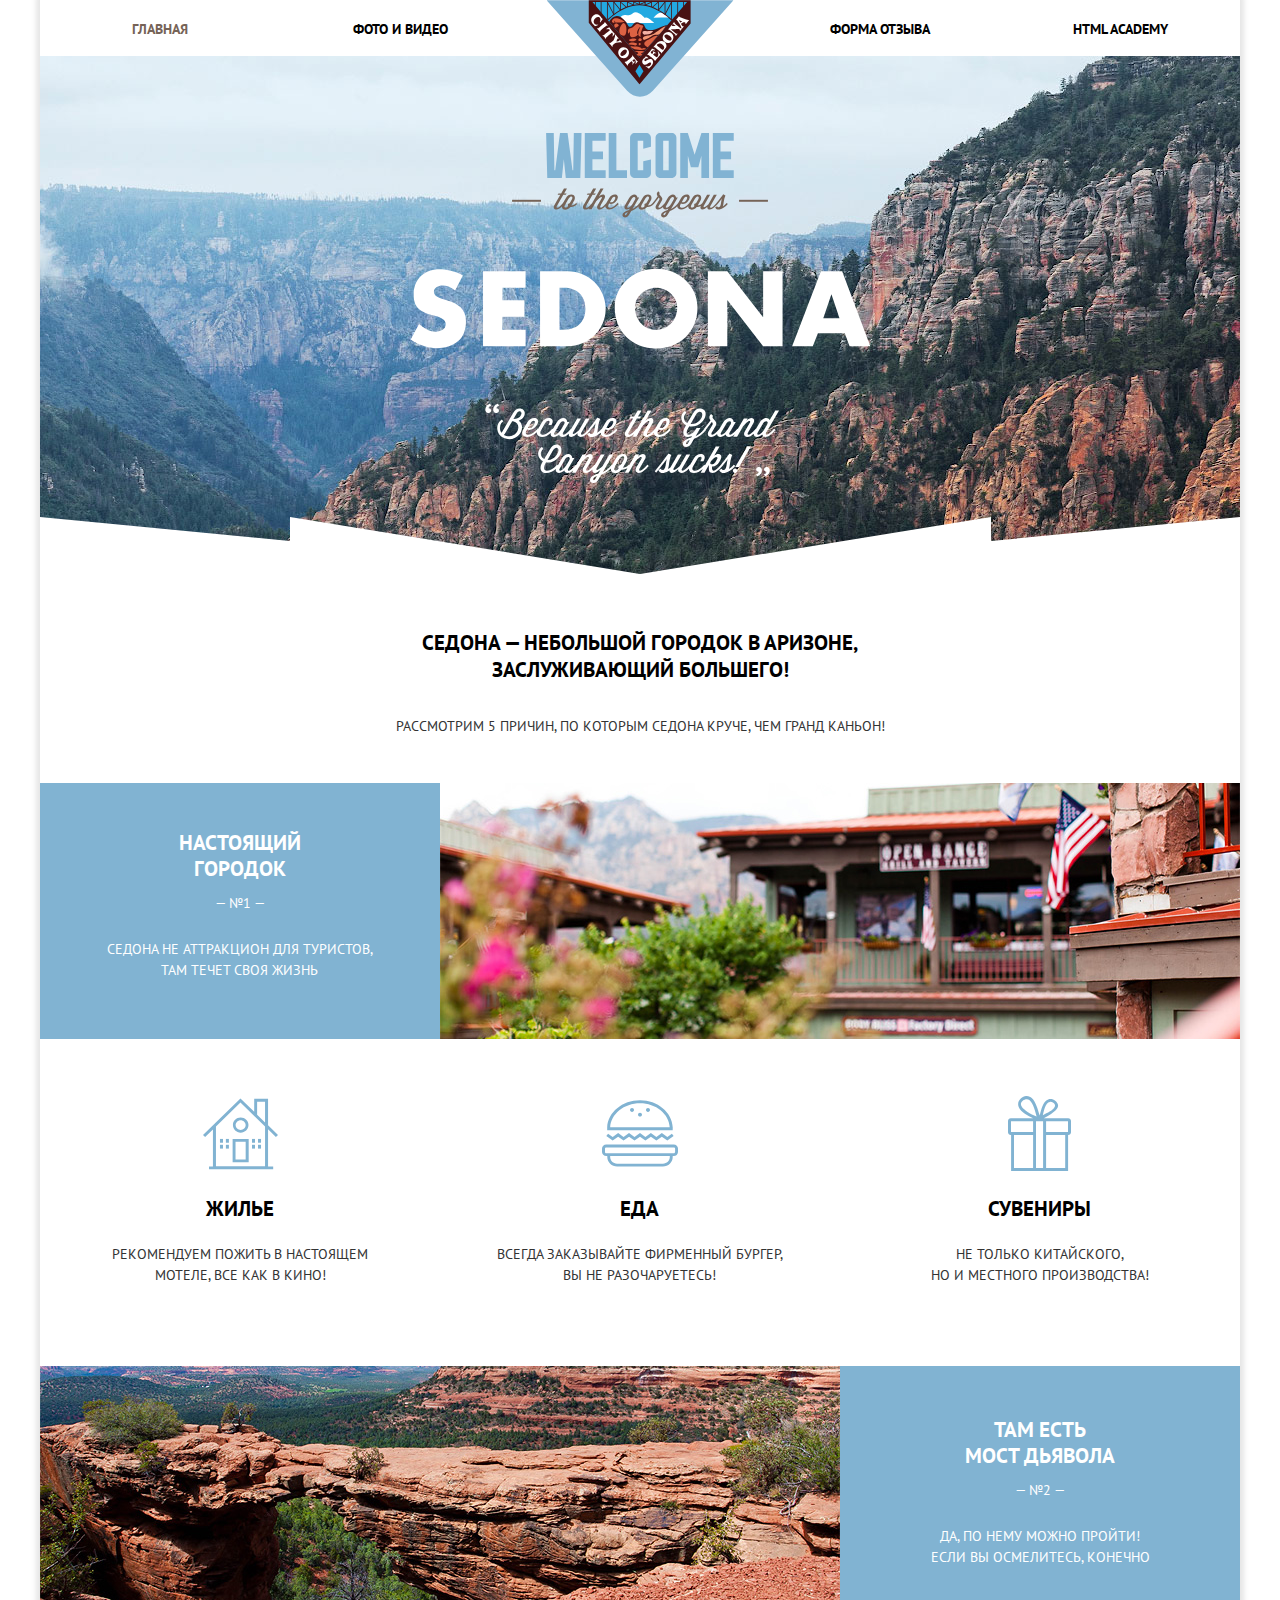
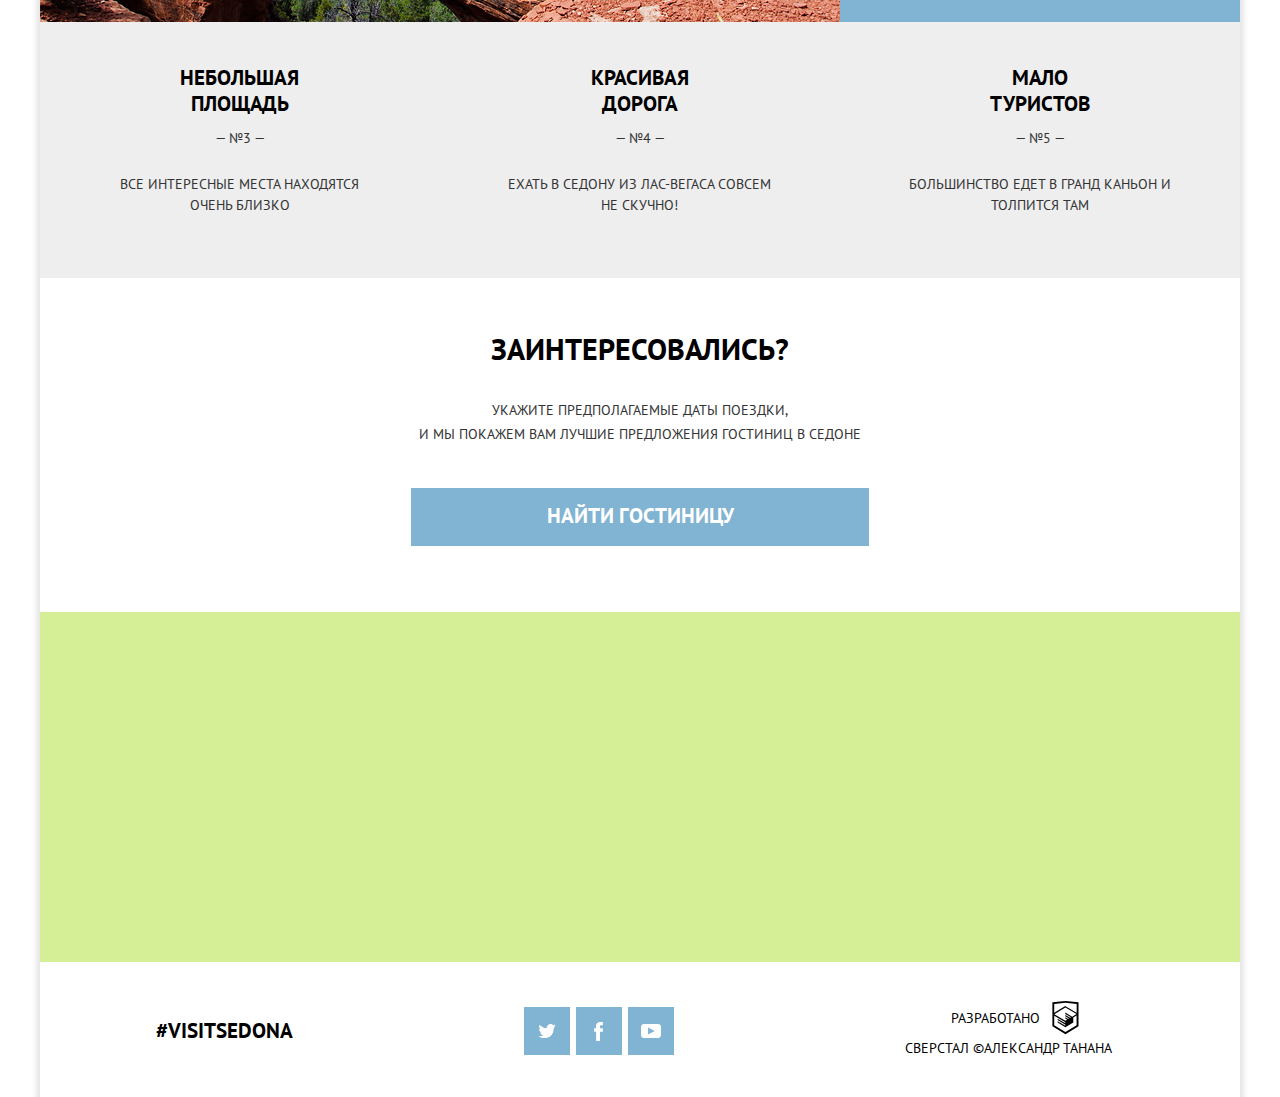
<file: index.html>
<!-- Сверстал  ©Александр Танана --><!DOCTYPE html><html class="page" lang="ru"><head><meta name="viewport" content="width=device-width,initial-scale=1"><meta charset="utf-8"><title>Седона - Главная</title><link rel="preload" href="fonts/ptsans.woff2" as="font" crossorigin="anonymous"><link rel="preload" href="fonts/ptsansbold.woff2" as="font" crossorigin="anonymous"><link rel="stylesheet" type="text/css" href="css/style.min.css"></head><body class="page__body"><div class="page__body-container"><header class="page-header"><div class="page-header__wrapper"><div class="page-header__container"><a class="page-header__logo"><picture><source media="(min-width: 1200px)" srcset="img/logo-sedona-desktop.svg"><source media="(min-width: 768px)" srcset="img/logo-sedona-tablet.svg"><img width="102" height="84" src="img/logo-sedona-mobile.svg" alt="Логотип" class="page-header__logo-img"></picture></a><button class="page-header__button button-burger" type="button"><span class="visually-hidden">Открыть меню</span></button></div><nav class="main-nav main-nav--closed main-nav--nojs"><button class="page-header__button main-nav__button main-nav__button--hidden button-cross" type="button"><span class="visually-hidden">Закрыть меню</span></button><div class="main-nav__wrapper"><ul class="main-nav__list site-list"><li class="site-list__item site-list__item--active"><a class="site-list__link">Главная</a></li><li class="site-list__item"><a class="site-list__link" href="photo.html">Фото и видео</a></li><li class="site-list__item site-list__item--logo"></li><li class="site-list__item"><a class="site-list__link" href="form.html">Форма Отзыва</a></li><li class="site-list__item"><a class="site-list__link" href="#">HTML ACADEMY</a></li></ul><!-- /.site-list --></div></nav><!-- /.main-nav --></div><!-- /.page-header__wrapper --></header><!-- /.page-header --><main class="page-main"><div class="page-main__wrapper"><h1 class="visually-hidden">Поиск отелей в городе СЕДОНА, штат Аризона.</h1><section class="intro page-intro"><header class="intro__header"><h2 class="visually-hidden">Приветствие</h2><div class="intro__background"><img width="282" height="214" src="img/text-sedona-index.svg" alt="Welcome to SEDONA" class="intro__background-img"></div><div class="page-intro__decoration"></div></header><div class="intro__description"><h3 class="intro__title text-title">СЕДОНА — небольшой городок в АРИЗОНЕ, заслуживающий большего!</h3><p class="intro__text text-description text-description--promo">Рассмотрим 5 причин, по которым Седона круче, чем гранд каньон!</p></div><div class="intro__description-decor"><svg width="100%" height="37" viewBox="0 0 320 37" fill="none" xmlns="http://www.w3.org/2000/svg"><path fill-rule="evenodd" clip-rule="evenodd" d="M-225 0H159V37L-225 0Z" fill="white"/><path fill-rule="evenodd" clip-rule="evenodd" d="M543 0H159V37L543 0Z" fill="white"/></svg></div></section><!-- /.intro --><section class="advantages"><h2 class="visually-hidden">Преимущества</h2><ul class="advantages__list"><li class="advantages__item advantage advantage--explicit"><div class="advantage__header advantage__header--explicit"><div class="advantage__header-wrapper advantage__header-wrapper--city"><h3 class="advantage__title advantage__title--explicit text-title">НАСТОЯЩИЙ<br>ГОРОДОК</h3><p class="advantage__number advantage__number--explicit text-description">— №1 —</p><p class="advantage__description advantage__description--explicit text-description">СЕДОНА НЕ АТТРАКЦИОН ДЛЯ ТУРИСТОВ, ТАМ ТЕЧЕТ СВОЯ ЖИЗНЬ</p></div></div><div class="advantage__img-wrapper"><div class="advantage__img advantage__img--city"></div></div><div class="advantage__details detail"><div class="detail__item detail__item--house"><div class="detail__icon detail__icon--house"><svg class="detail-icon detail-icon--house" width="39" height="37" viewBox="0 0 39 37" fill="none" xmlns="http://www.w3.org/2000/svg"><path d="M15.4015 33.2194H23.7549V21.0613H15.4015V33.2194ZM22.2408 31.7441H16.9155V22.5365H22.1886V31.7441H22.2408Z" fill="#81B3D2"/><path d="M37.9036 20.0431L39 18.9748L33.8313 13.9386V0.203483H26.6265V6.91843L19.4739 0L0 19.0257L1.09639 20.094L5.16867 16.126V35.3552H3.13253V36.8305H36.494V35.3552H33.8313V16.0752L37.9036 20.0431ZM28.1406 1.72961H32.2651V12.4633L28.1406 8.44455V1.72961ZM32.3173 35.3043H6.73494V14.5999L19.4739 2.13657L32.2651 14.5999V35.3043H32.3173Z" fill="#81B3D2"/><path d="M15.5582 13.8369C15.5582 16.0243 17.3855 17.8048 19.5783 17.8048C21.8233 17.8048 23.6506 16.0243 23.6506 13.8369C23.6506 11.6494 21.8233 9.9198 19.5783 9.9198C17.3333 9.9198 15.5582 11.6494 15.5582 13.8369ZM19.5783 11.2933C20.9879 11.2933 22.1888 12.4125 22.1888 13.8369C22.1888 15.2104 21.0402 16.3804 19.5783 16.3804C18.1687 16.3804 16.9679 15.2612 16.9679 13.8369C16.9679 12.4633 18.1687 11.2933 19.5783 11.2933Z" fill="#81B3D2"/><path d="M10.3895 21.0613H8.82324V23.0452H10.3895V21.0613Z" fill="#81B3D2"/><path d="M13.4698 21.0613H11.9036V23.0452H13.4698V21.0613Z" fill="#81B3D2"/><path d="M10.3895 24.1128H8.82324V26.0968H10.3895V24.1128Z" fill="#81B3D2"/><path d="M13.4698 24.1128H11.9036V26.0968H13.4698V24.1128Z" fill="#81B3D2"/><path d="M27.0443 21.0613H25.478V23.0452H27.0443V21.0613Z" fill="#81B3D2"/><path d="M30.1769 21.0613H28.6106V23.0452H30.1769V21.0613Z" fill="#81B3D2"/><path d="M27.0443 24.1128H25.478V26.0968H27.0443V24.1128Z" fill="#81B3D2"/><path d="M30.1769 24.1128H28.6106V26.0968H30.1769V24.1128Z" fill="#81B3D2"/></svg></div><div class="detail__header detail__header--house"><p class="detail__title text-title text-title--detail">ЖИЛЬЕ</p><p class="detail__description text-description">Рекомендуем пожить в настоящем мотеле, все как в кино!</p></div></div><div class="detail__item detail__item--gift"><div class="detail__icon detail__icon--gift"><svg class="detail-icon detail-icon--gift" width="32" height="38" viewBox="0 0 32 38" fill="none" xmlns="http://www.w3.org/2000/svg"><path d="M30.5778 11.2058H30.527H18.1841C25.0921 7.76156 25.6508 5.58358 25.3968 4.36796C24.8381 2.39259 22.5524 0.873068 20.419 1.68348C17.6254 2.74714 16.8635 6.9005 16.1016 9.88889C15.1365 6.84985 14.2222 3.0004 12.0381 1.02502C11.4286 0.467863 10.5143 -0.0892942 9.14286 0.0120071C7.11111 0.21461 4.21587 2.69649 5.43492 5.48228C6.55238 8.16676 10.2603 9.88888 12.7492 11.2565H1.42222C0.609524 11.2565 0 11.9149 0 12.6747V18.3475C0 19.158 0.660317 19.7658 1.42222 19.7658H1.5746V38H30.527V19.7658H30.5778C31.3905 19.7658 32 19.1073 32 18.3475V12.6747C32 11.8643 31.3397 11.2058 30.5778 11.2058ZM21.2317 2.94975C22.2984 2.79779 23.7206 3.6082 23.873 4.57057C24.0762 5.93813 22.1968 7.2044 21.3333 7.76156C20.0635 8.62262 18.8444 9.07847 17.6762 9.78758C18.0825 7.91351 18.946 3.25365 21.2317 2.94975ZM9.75238 7.91351C8.63492 7.15375 6.50159 5.68488 6.55238 4.01341C6.60317 2.18999 9.44762 0.721116 10.9714 2.08868C12.9016 3.76016 13.8159 7.66026 14.527 10.3954C12.9016 9.58498 11.3778 8.97717 9.75238 7.91351ZM12.7492 36.4805H3.04762V19.7658H12.7492V36.4805ZM12.7492 18.2462H1.52381V12.7253H12.7492V18.2462ZM17.8286 36.4805H14.2222V12.7253H17.8286V36.4805ZM29.0032 36.4805H19.3524V19.7658H29.054V36.4805H29.0032ZM30.4762 18.2462H19.3524V12.7253H30.4762V18.2462Z" fill="#81B3D2"/></svg></div><div class="detail__header detail__header--gift"><p class="detail__title text-title text-title--detail">СУВЕНИРЫ</p><p class="detail__description text-description">Не только китайского,<br>но и местного производства!</p></div></div><div class="detail__item detail__item--food"><div class="detail__icon detail__icon--food"><svg class="detail-icon detail-icon--food" width="40" height="35" viewBox="0 0 40 35" fill="none" xmlns="http://www.w3.org/2000/svg"><path d="M37.7428 23.3004H2.25722C0.997375 23.3004 0 24.3135 0 25.4785V27.2514C0 28.4164 0.997375 29.3788 2.25722 29.3788H2.78215V29.8853C2.78215 32.6712 5.14436 34.9 7.979 34.9H32.021C34.9081 34.9 37.2178 32.6206 37.2178 29.8853V29.3788H37.7428C38.9501 29.3788 40 28.4164 40 27.2007V25.4278C40 24.3135 39.0026 23.3004 37.7428 23.3004ZM35.6955 29.8853C35.6955 31.8101 34.0682 33.3804 32.0735 33.3804H7.92651C5.93176 33.3804 4.30446 31.8101 4.30446 29.8853V29.3788H35.6955V29.8853ZM38.4252 27.2007C38.4252 27.5553 38.1102 27.8592 37.7428 27.8592H2.25722C1.88976 27.8592 1.5748 27.5553 1.5748 27.2007V25.4278C1.5748 25.1239 1.88976 24.82 2.25722 24.82H37.7953C38.1627 24.82 38.4777 25.1239 38.4777 25.4785V27.2007H38.4252Z" fill="#81B3D2"/><path d="M8.50395 19.1973L11.3386 21.2234L14.2257 19.1973L17.1129 21.2234L20 19.1973L22.8347 21.2234L25.7218 19.1973L28.6089 21.2234L31.4961 19.1973L34.3832 21.2234L37.6903 18.8427L36.7979 17.627L34.3832 19.2986L31.4961 17.2725L28.6089 19.2986L25.7218 17.2725L22.8347 19.2986L20 17.2725L17.1129 19.2986L14.2257 17.2725L11.3386 19.2986L8.50395 17.2725L5.61682 19.2986L3.20212 17.627L2.25723 18.8427L5.61682 21.2234L8.50395 19.1973Z" fill="#81B3D2"/><path d="M37.2179 15.7531C37.2179 15.4492 37.2704 14.4361 37.2179 14.2335C36.8504 6.33164 29.2913 0 20 0C10.7087 0 3.09712 6.33164 2.72967 14.2335C2.72967 14.4361 2.72967 15.4492 2.72967 15.7531H37.2179ZM20 1.51959C28.399 1.51959 35.3281 7.19274 35.6431 14.2335H4.30447C4.67193 7.19274 11.6011 1.51959 20 1.51959Z" fill="#81B3D2"/><path d="M20 8.61109C20.5798 8.61109 21.0499 8.15752 21.0499 7.59802C21.0499 7.03852 20.5798 6.58496 20 6.58496C19.4202 6.58496 18.9501 7.03852 18.9501 7.59802C18.9501 8.15752 19.4202 8.61109 20 8.61109Z" fill="#81B3D2"/><path d="M15.8005 6.12866C16.3803 6.12866 16.8504 5.6751 16.8504 5.1156C16.8504 4.5561 16.3803 4.10254 15.8005 4.10254C15.2207 4.10254 14.7506 4.5561 14.7506 5.1156C14.7506 5.6751 15.2207 6.12866 15.8005 6.12866Z" fill="#81B3D2"/><path d="M24.1995 6.12866C24.7793 6.12866 25.2493 5.6751 25.2493 5.1156C25.2493 4.5561 24.7793 4.10254 24.1995 4.10254C23.6196 4.10254 23.1496 4.5561 23.1496 5.1156C23.1496 5.6751 23.6196 6.12866 24.1995 6.12866Z" fill="#81B3D2"/></svg></div><div class="detail__header detail__header--food"><p class="detail__title text-title text-title--detail">ЕДА</p><p class="detail__description text-description">Всегда заказывайте ФИРМЕННЫЙ БУРГЕР,<br>Вы НЕ разочаруетесь!</p></div></div></div></li><!-- /.advantages__item --><li class="advantages__item advantage advantage--explicit advantage--reverse"><div class="advantage__header advantage__header--explicit"><div class="advantage__header-wrapper advantage__header-wrapper--bridge"><h3 class="advantage__title advantage__title--explicit text-title">ТАМ ЕСТЬ<br>МОСТ ДЬЯВОЛА</h3><p class="advantage__number advantage__number--explicit text-description">— №2 —</p><p class="advantage__description advantage__description--explicit text-description">Да, по нему можно пройти!<br>Если вы осмелитесь, конечно</p></div></div><div class="advantage__img-wrapper"><div class="advantage__img advantage__img--bridge"></div></div></li><!-- /.advantages__item --><li class="advantages__item advantage"><div class="advantage__header advantage__header--decor"><div class="advantage__header-wrapper"><h3 class="advantage__title text-title">НЕБОЛЬШАЯ<br>ПЛОЩАДЬ</h3><p class="advantage__number text-description">— №3 —</p><p class="advantage__description text-description">ВСЕ интересные места находятся очень близко</p></div></div></li><!-- /.advantages__item --><li class="advantages__item advantage"><div class="advantage__header advantage__header--decor"><div class="advantage__header-wrapper"><h3 class="advantage__title text-title">КРАСИВАЯ<br>ДОРОГА</h3><p class="advantage__number text-description">— №4 —</p><p class="advantage__description text-description">ЕХАТЬ В СЕДОНУ ИЗ ЛАС-ВЕГАСА совсем<br>НЕ СКУЧНО!</p></div></div></li><!-- /.advantages__item --><li class="advantages__item advantage"><div class="advantage__header advantage__header--decor"><div class="advantage__header-wrapper"><h3 class="advantage__title text-title">МАЛО<br>ТУРИСТОВ</h3><p class="advantage__number text-description">— №5 —</p><p class="advantage__description text-description">Большинство едет в гранд каньон и толпится там</p></div></div></li><!-- /.advantages__item --></ul><!-- /.advantages__list --></section><!-- /.advantages --><section class="booking"><div class="booking__wrapper"><div class="booking__header"><h2 class="booking__title text-title text-title--promo">ЗАИНТЕРЕСОВАЛИСЬ?</h2><p class="booking__text text-description text-description--sub">Укажите предполагаемые даты поездки,<br>и мы покажем вам лучшие предложения гостиниц в седоне</p></div><a class="booking__link" href="booking.html">НАЙТИ гостиницу</a></div><!-- /.booking__wrapper --></section><!-- /.booking --><div class="map"><div class="map__content"><!-- <div class="map__img"></div> --><iframe class="map__img" src="https://www.google.com/maps/embed?pb=!1m18!1m12!1m3!1d785248.9056486546!2d-112.03394715805742!3d34.8732120072326!2m3!1f0!2f0!3f0!3m2!1i1024!2i768!4f13.1!3m3!1m2!1s0x872da132f942b00d%3A0x5548c523fa6c8efd!2z0KHQtdC00L7QvdCwLCDQkNGA0LjQt9C-0L3QsCA4NjMzNiwg0KHQqNCQ!5e0!3m2!1sru!2sru!4v1600027664640!5m2!1sru!2sru" width="600" height="450" style="border:0;" allowfullscreen="" aria-hidden="false" tabindex="0"></iframe></div></div><!-- /.map --></div><!-- /.page-main__wrapper --></main><!-- /.page-main --><footer class="page-footer"><div class="page-footer__wrapper"><span class="page-footer__hashtag text-title text-title--promo">#visitSEDONA</span><div class="page-footer__social social"><ul class="social__list"><li class="social__item"><a href="#" class="social__link social__link--twitter"><span class="visually-hidden">Мы в Twitter</span> <img width="18" height="14" class="social__link-icon" src="img/icon-twitter.svg" alt="Twitter"></a></li><li class="social__item"><a href="#" class="social__link social__link--facebook"><span class="visually-hidden">Мы на Facebook</span> <img width="9" height="19" class="social__link-icon" src="img/icon-facebook.svg" alt="Facebook"></a></li><li class="social__item"><a href="#" class="social__link social__link--youtube"><span class="visually-hidden">Мы на YouTube</span> <img width="20" height="14" class="social__link-icon" src="img/icon-youtube.svg" alt="YouTube"></a></li></ul></div><!-- /.social --><div class="page-footer__div"><div class="page-footer__copyright copyright"><span class="copyright__text text-copyright">Разработано</span> <a class="copyright__link" href="https://htmlacademy.ru/intensive/adaptive"><svg class="copyright__icon" width="27" height="34" viewBox="0 0 27 35" fill="none" xmlns="http://www.w3.org/2000/svg"><path d="M13.6 0H13.5L0 1.4V26.1L13.5 34.1L26.9 26.1V1.4L13.6 0ZM25 12.1L13.5 5.3V5.2H13.4L13.3 5.1V5.2L1.9 12.1V3.1L13.4 1.9L25 3.1V12.1ZM13.4 6.8L24.9 13.5L20.4 16.1L13.3 11.9V13.3L19.2 16.8L18.3 17.3L13.3 14.3V15.7L17.1 18L16.3 18.5L13.3 16.7V18.1L15.2 19.2L13.4 20.3L2 13.6L13.4 6.8ZM1.9 15.1L13.3 21.9V22.9L5.4 18.2V19.6L13.4 24.4V25.5L5.4 20.8V22.2L13.4 27L21.5 22.1V16.9L24.9 14.9V24.9L13.4 31.8L1.9 25V15.1Z" fill="black"/></svg></a></div><div><a class="copyright__text text-copyright" href="https://t.me/Default94" target="_blank">Сверстал &#169;Александр Танана</a></div></div><!-- /.copyright --></div><!-- /.page-footer__wrapper --></footer><!-- /.page-footer --></div><script src="js/main-nav.js"></script></body></html>
</file>
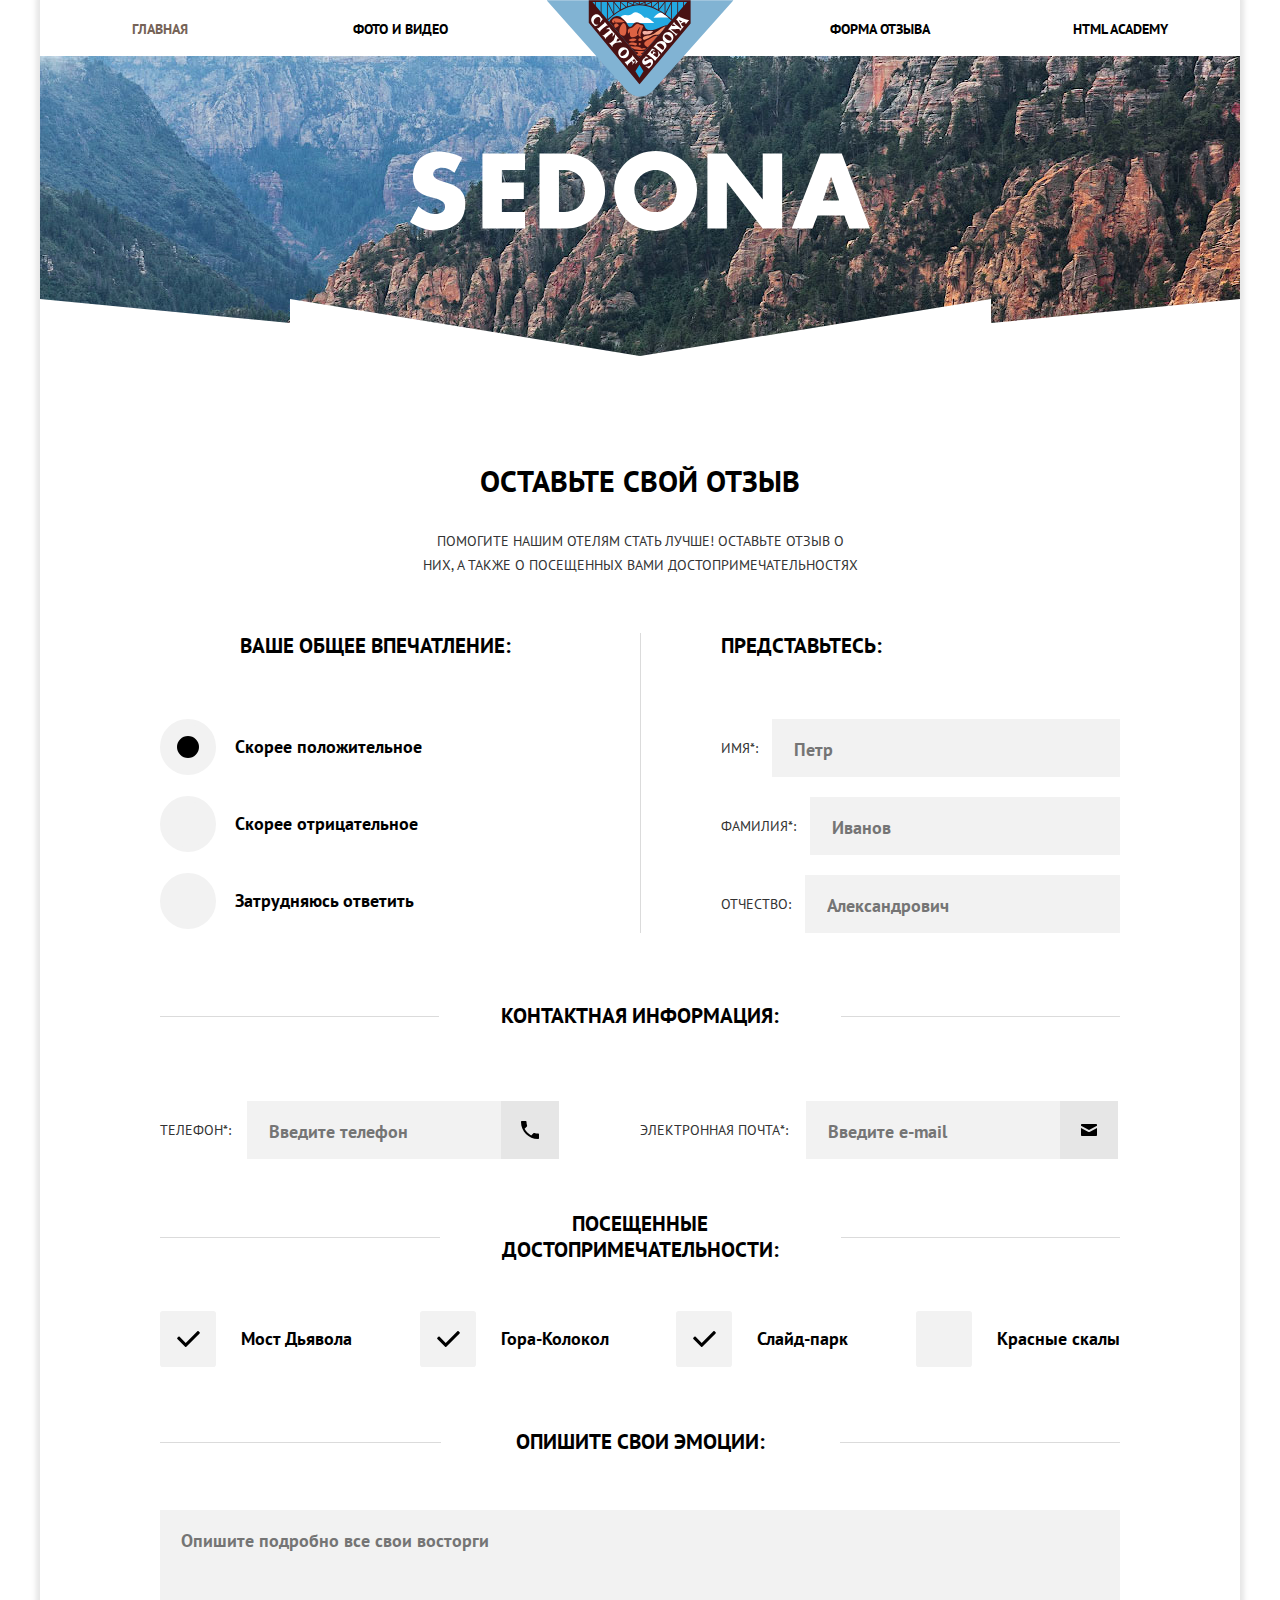
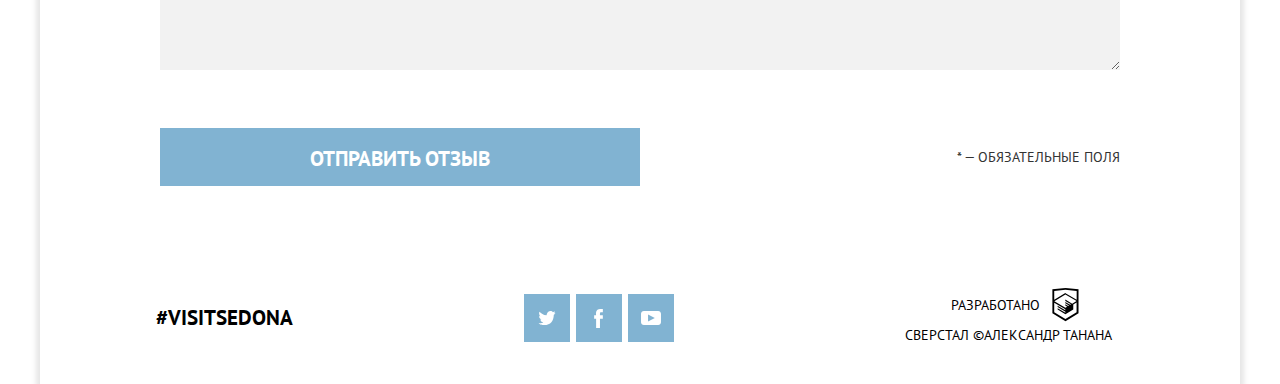
<file: form.html>
<!-- Сверстал  ©Александр Танана --><!DOCTYPE html><html class="page" lang="en"><head><meta name="viewport" content="width=device-width,initial-scale=1"><meta charset="utf-8"><title>Седона - Отправьте отзыв</title><link rel="preload" href="fonts/ptsans.woff2" as="font" crossorigin="anonymous"><link rel="preload" href="fonts/ptsansbold.woff2" as="font" crossorigin="anonymous"><link rel="stylesheet" type="text/css" href="css/style.min.css"></head><body class="page__body"><div class="page__body-container"><header class="page-header"><div class="page-header__wrapper"><div class="page-header__container"><a class="page-header__logo" href="index.html"><picture><source media="(min-width: 1200px)" srcset="img/logo-sedona-desktop.svg"><source media="(min-width: 768px)" srcset="img/logo-sedona-tablet.svg"><img width="102" height="84" src="img/logo-sedona-mobile.svg" alt="Логотип" class="page-header__logo-img"></picture></a><button class="page-header__button button-burger" type="button"><span class="visually-hidden">Открыть меню</span></button></div><nav class="main-nav main-nav--closed main-nav--nojs"><button class="page-header__button main-nav__button main-nav__button--hidden button-cross" type="button"><span class="visually-hidden">Закрыть меню</span></button><div class="main-nav__wrapper"><ul class="main-nav__list site-list"><li class="site-list__item site-list__item--active"><a class="site-list__link" href="index.html">Главная</a></li><li class="site-list__item"><a class="site-list__link" href="photo.html">Фото и видео</a></li><li class="site-list__item site-list__item--logo"></li><li class="site-list__item"><a class="site-list__link">Форма Отзыва</a></li><li class="site-list__item"><a class="site-list__link" href="#">HTML ACADEMY</a></li></ul><!-- /.site-list --></div></nav><!-- /.main-nav --></div><!-- /.page-header__wrapper --></header><!-- /.page-header --><main class="page-main"><div class="page-main__wrapper"><h1 class="visually-hidden">Форма отзыва</h1><div class="review-intro page-intro"><div class="page-intro__background"><img width="229" height="39" src="img/text-sedona.svg" alt="SEDONA" class="page-intro__img"></div><div class="page-intro__decoration"></div></div><section class="review"><div class="review__header"><h2 class="review__header-title text-title">Оставьте свой отзыв</h2><p class="review__header-text text-description text-description--sub">Помогите нашим отелям стать лучше! оставьте отзыв о них, а также о посещенных вами достопримечательностях</p></div><!-- /.review__header --><form action="https://echo.htmlacademy.ru" method="POST" class="review-form" id="review-form"><div class="review-form__group form-group form-group--name"><h2 class="form-group__title form-group__title--name text-title">Представьтесь:</h2><div class="form-group__list"><div class="form-group__item form-group__item--name"><label for="firstname" class="label label--text label--name">ИМЯ*:</label> <input type="text" class="field field--text" name="firstname" id="firstname" placeholder="Петр" required></div><div class="form-group__item form-group__item--name"><label for="lastname" class="label label--text label--name">ФАМИЛИЯ*:</label> <input type="text" class="field field--text" name="lastname" id="lastname" placeholder="Иванов" required></div><div class="form-group__item form-group__item--name"><label for="middlename" class="label label--text label--name">ОТЧЕСТВО:</label> <input type="text" class="field field--text" name="middlename" id="middlename" placeholder="Александрович" required></div></div></div><!-- /.form-group --><div class="review-form__group form-group form-group--contact"><div class="form-group__title-wrapper form-group__title-wrapper--contact"><h2 class="form-group__title form-group__title--contact text-title">Контактная информация:</h2></div><div class="form-group__list form-group__list--contact"><div class="form-group__item form-group__item--contact form-group__item--phone"><label for="tel" class="label label--contact label--phone label--text"><span>Контактный </span>телефон*:</label><div class="form-group__fields"><input type="tel" class="field field--phone field--text" name="tel" id="tel" placeholder="Введите телефон" required><div class="field-icon field-icon--phone"></div></div></div><div class="form-group__item form-group__item--contact"><label for="email" class="label label--contact label--email label--text">Электронная почта*:</label><div class="form-group__fields"><input type="email" class="field field--email field--text" name="email" id="email" placeholder="Введите e-mail" required><div class="field-icon field-icon--email"></div></div></div></div></div><!-- /.form-group --><div class="review-form__group form-group form-group--impression"><h2 class="form-group__title form-group__title--impression text-title">Ваше Общее впечатление:</h2><div class="form-group__item form-group__item--impression"><input type="radio" class="select hidden" name="impression" id="positive" value="positive" checked="checked"> <label for="positive" class="label label--selection label--impression">Скорее положительное</label></div><div class="form-group__item form-group__item--impression"><input type="radio" class="select hidden" name="impression" id="negative" value="negative"> <label for="negative" class="label label--selection label--impression">Скорее отрицательное</label></div><div class="form-group__item form-group__item--impression"><input type="radio" class="select hidden" name="impression" id="neutral" value="neutral"> <label for="neutral" class="label label--selection label--impression">Затрудняюсь ответить</label></div></div><!-- /.form-group --><div class="review-form__group form-group form-group--sights"><div class="form-group__title-wrapper form-group__title-wrapper--sights"><h2 class="form-group__title form-group__title--sights text-title">Посещенные<br>достопримечательности:</h2></div><div class="form-group__checklist checklist"><div class="form-group__item form-group__item--sights checklist__item"><input type="checkbox" class="select hidden" name="bridge" id="bridge" checked="checked"> <label for="bridge" class="label label--selection label--sights">Мост Дьявола</label></div><div class="form-group__item form-group__item--sights checklist__item"><input type="checkbox" class="select hidden" name="mountain" id="mountain" checked="checked"> <label for="mountain" class="label label--selection label--sights">Гора-Колокол</label></div><div class="form-group__item form-group__item--sights checklist__item"><input type="checkbox" class="select hidden" name="park" id="park" checked="checked"> <label for="park" class="label label--selection label--sights">Слайд-парк</label></div><div class="form-group__item form-group__item--sights checklist__item"><input type="checkbox" class="select hidden" name="rocks" id="rocks"> <label for="rocks" class="label label--selection label--sights">Красные скалы</label></div></div></div><!-- /.form-group --><div class="review-form__group form-group form-group--feedback"><div class="form-group__title-wrapper form-group__title-wrapper--feedback"><h2 class="form-group__title form-group__title--feedback text-title">Опишите свои эмоции:</h2></div><textarea class="field field--area" name="comment" id="comment" placeholder="Опишите подробно все свои восторги"></textarea></div><!-- /.form-group --><div class="review-form__group form-group form-group--submit"><button form="review-form" class="button button--submit" type="submit">ОТПРАВИТЬ ОТЗЫВ</button> <span class="review-form__notif">* — обязательные поля</span></div><!-- /.form-group --><div class="popup popup--success visually-hidden"><div class="popup__header popup__header--success"><p class="popup__title text-title">Ваш отзыв отправлен!</p><p class="popup__text text-description">Спасибо за ваше участие,<br>ваш отзыв уже поступил к нам.<br>В ближайшее время мы<br>опубликуем его на сайте.</p></div><div class="popup__button-wrapper popup__button-wrapper--success"><button class="popup__button popup__button--success button button--popup" type="button">ЗАкРЫТЬ ОКНО</button></div></div><div class="popup popup--failure visually-hidden"><div class="popup__header popup__header--failure"><p class="popup__title text-title">ЧТО-ТО ПОШЛО НЕ ТАК!</p><p class="popup__text text-description">Проверьте поля, выделенные<br>красным, скорее всего вы<br>забыли их заполнить</p></div><div class="popup__button-wrapper popup__button-wrapper--failure"><button class="popup__button popup__button--failure button button--popup" type="button">OK</button></div></div></form><!-- /.review-form --></section><!-- /.review --></div><!-- /.page-main__wrapper --></main><!-- /.page-main --><footer class="page-footer"><div class="page-footer__wrapper"><span class="page-footer__hashtag text-title text-title--promo">#visitSEDONA</span><div class="page-footer__social social"><ul class="social__list"><li class="social__item"><a href="#" class="social__link social__link--twitter"><span class="visually-hidden">Мы в Twitter</span> <img width="18" height="14" class="social__link-icon" src="img/icon-twitter.svg" alt="Twitter"></a></li><li class="social__item"><a href="#" class="social__link social__link--facebook"><span class="visually-hidden">Мы на Facebook</span> <img width="9" height="19" class="social__link-icon" src="img/icon-facebook.svg" alt="Facebook"></a></li><li class="social__item"><a href="#" class="social__link social__link--youtube"><span class="visually-hidden">Мы на YouTube</span> <img width="20" height="14" class="social__link-icon" src="img/icon-youtube.svg" alt="YouTube"></a></li></ul></div><!-- /.social --><div class="page-footer__div"><div class="page-footer__copyright copyright"><span class="copyright__text text-copyright">Разработано</span> <a class="copyright__link" href="https://htmlacademy.ru/intensive/adaptive"><svg class="copyright__icon" width="27" height="34" viewBox="0 0 27 35" fill="none" xmlns="http://www.w3.org/2000/svg"><path d="M13.6 0H13.5L0 1.4V26.1L13.5 34.1L26.9 26.1V1.4L13.6 0ZM25 12.1L13.5 5.3V5.2H13.4L13.3 5.1V5.2L1.9 12.1V3.1L13.4 1.9L25 3.1V12.1ZM13.4 6.8L24.9 13.5L20.4 16.1L13.3 11.9V13.3L19.2 16.8L18.3 17.3L13.3 14.3V15.7L17.1 18L16.3 18.5L13.3 16.7V18.1L15.2 19.2L13.4 20.3L2 13.6L13.4 6.8ZM1.9 15.1L13.3 21.9V22.9L5.4 18.2V19.6L13.4 24.4V25.5L5.4 20.8V22.2L13.4 27L21.5 22.1V16.9L24.9 14.9V24.9L13.4 31.8L1.9 25V15.1Z" fill="black"/></svg></a></div><div><a class="copyright__text text-copyright" href="https://t.me/Default94" target="_blank">Сверстал &#169;Александр Танана</a></div></div><!-- /.copyright --></div><!-- /.page-footer__wrapper --></footer><!-- /.page-footer --></div><script src="js/main-nav.js"></script><script src="js/form-submit.js"></script></body></html>
</file>
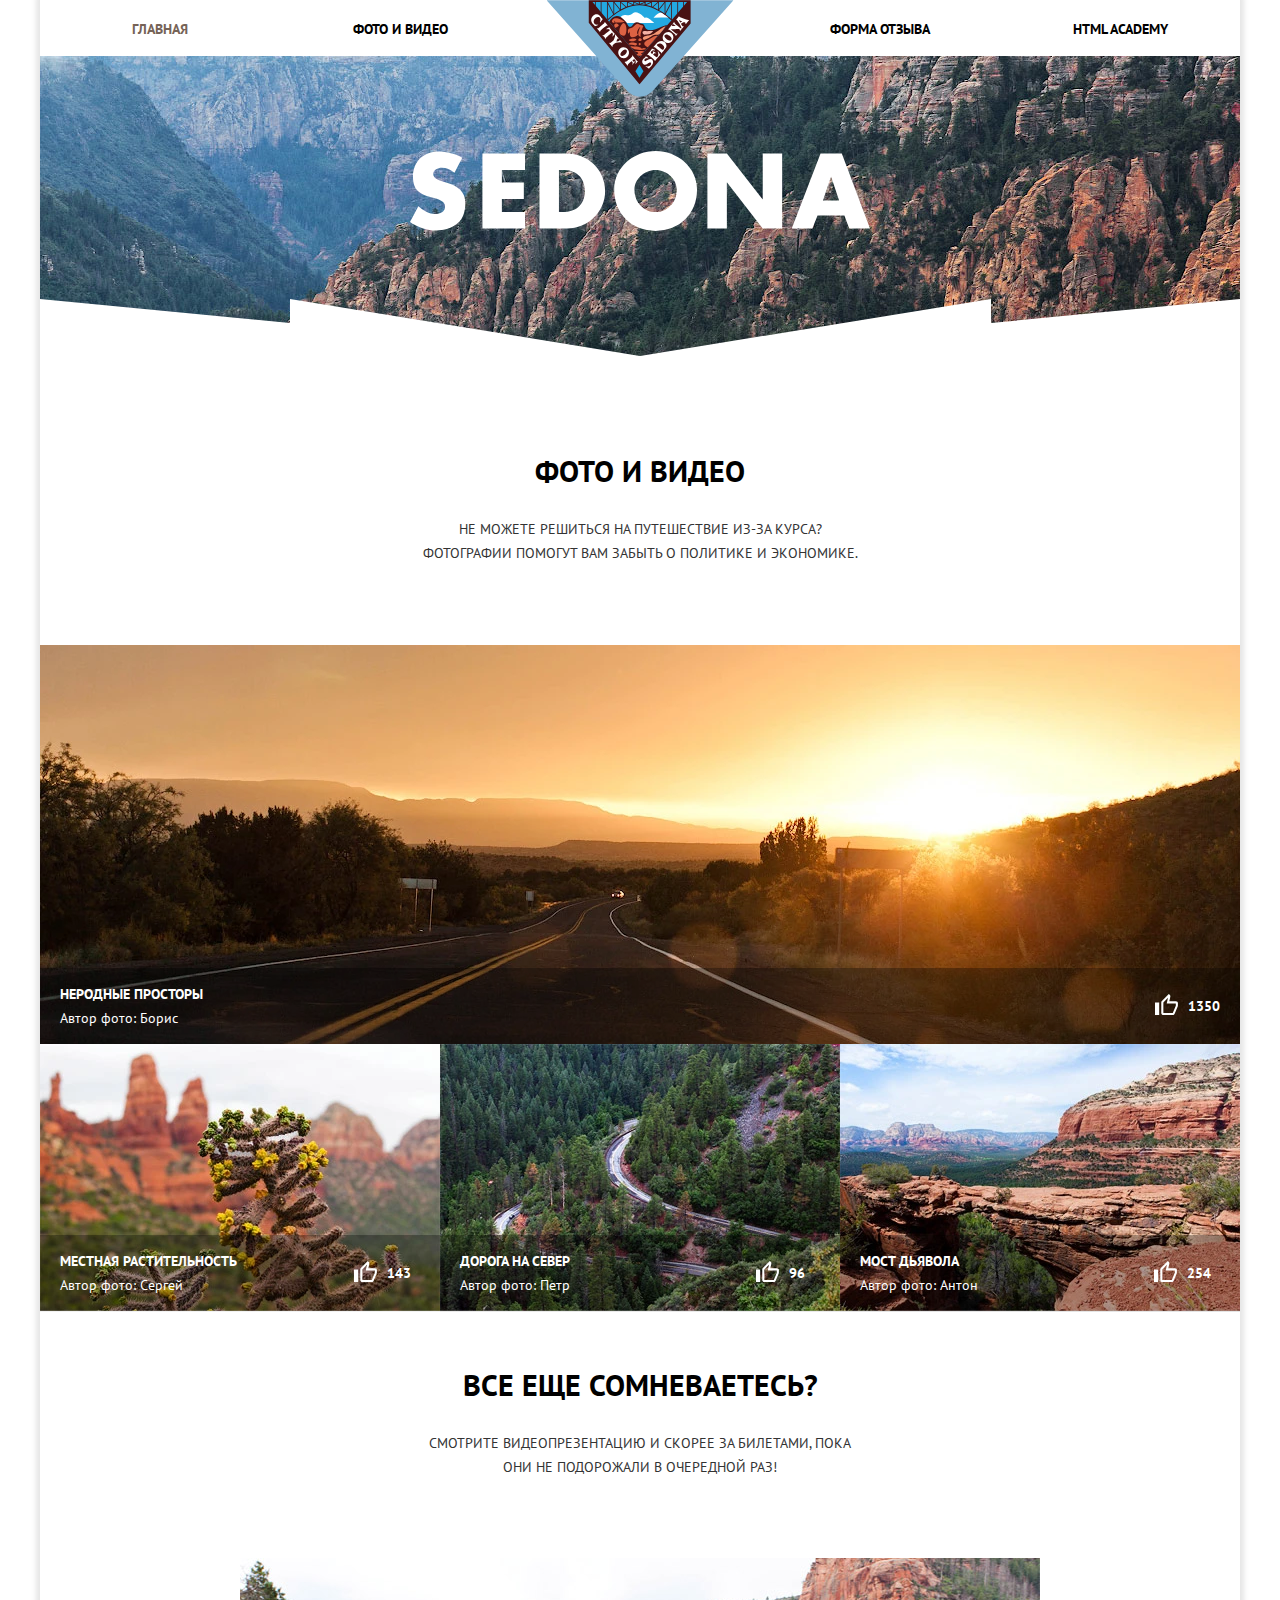
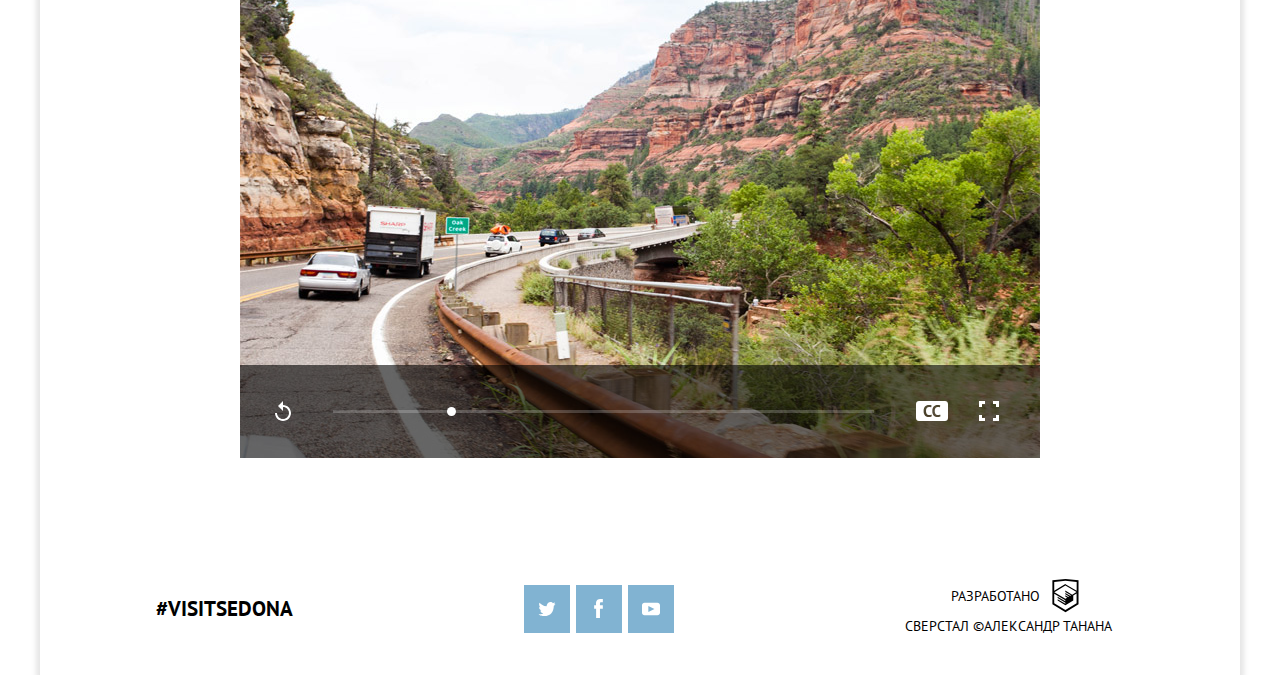
<file: photo.html>
<!-- Сверстал  ©Александр Танана --><!DOCTYPE html><html class="page" lang="en"><head><meta name="viewport" content="width=device-width,initial-scale=1"><meta charset="utf-8"><title>Седона - Фото и видео</title><link rel="preload" href="fonts/ptsans.woff2" as="font" crossorigin="anonymous"><link rel="preload" href="fonts/ptsansbold.woff2" as="font" crossorigin="anonymous"><link rel="stylesheet" type="text/css" href="css/style.min.css"></head><body class="page__body"><div class="page__body-container"><header class="page-header"><div class="page-header__wrapper"><div class="page-header__container"><a class="page-header__logo" href="index.html"><picture><source media="(min-width: 1200px)" srcset="img/logo-sedona-desktop.svg"><source media="(min-width: 768px)" srcset="img/logo-sedona-tablet.svg"><img width="102" height="84" src="img/logo-sedona-mobile.svg" alt="Логотип" class="page-header__logo-img"></picture></a><button class="page-header__button button-burger" type="button"><span class="visually-hidden">Открыть меню</span></button></div><nav class="main-nav main-nav--closed main-nav--nojs"><button class="page-header__button main-nav__button main-nav__button--hidden button-cross" type="button"><span class="visually-hidden">Закрыть меню</span></button><div class="main-nav__wrapper"><ul class="main-nav__list site-list"><li class="site-list__item site-list__item--active"><a class="site-list__link" href="index.html">Главная</a></li><li class="site-list__item"><a class="site-list__link">Фото и видео</a></li><li class="site-list__item site-list__item--logo"></li><li class="site-list__item"><a class="site-list__link" href="form.html">Форма Отзыва</a></li><li class="site-list__item"><a class="site-list__link" href="#">HTML ACADEMY</a></li></ul><!-- /.site-list --></div></nav><!-- /.main-nav --></div><!-- /.page-header__wrapper --></header><!-- /.page-header --><main class="page-main"><div class="page-main__wrapper"><h1 class="visually-hidden">Галерея</h1><div class="gallery-intro page-intro"><div class="page-intro__background"><img width="229" height="39" src="img/text-sedona.svg" alt="SEDONA" class="page-intro__img"></div><div class="page-intro__decoration"></div></div><section class="gallery"><div class="gallery__wrapper"><header class="gallery__header"><h2 class="gallery__title text-title">Фото и видео</h2><p class="gallery__text text-description text-description--sub">Не можете решиться на путешествие из-за курса?<br>Фотографии помогут вам забыть о политике и экономике.</p></header><ul class="gallery__list"><li class="gallery__item gallery__item--main photo-card"><a class="photo-card__link" href="#"><picture><source type="image/webp" media="(min-width: 1200px)" srcset="img/photo-sunset-desktop@1x.webp, img/photo-sunset-desktop@2x.webp 2x"><source media="(min-width: 1200px)" srcset="img/photo-sunset-desktop@1x.jpg, img/photo-sunset-desktop@2x.jpg 2x"><source type="image/webp" media="(min-width: 768px)" srcset="img/photo-sunset-tablet@1x.webp, img/photo-sunset-tablet@2x.webp 2x"><source media="(min-width: 768px)" srcset="img/photo-sunset-tablet@2x.jpg 2x, img/photo-sunset-tablet@1x.jpg"><source type="image/webp" media="(max-width: 767px)" srcset="img/photo-sunset-mobile@1x.webp, img/photo-sunset-mobile@2x.webp 2x"><img src="img/photo-sunset-mobile@1x.jpg" alt="Фото" class="photo-card__img photo-card__img--main" srcset="img/photo-sunset-mobile@2x.jpg 2x"></picture></a><div class="photo-card__info photo-card__info--sunset card-info"><div class="card-info__description"><h3 class="card-info__title">Неродные просторы</h3><p class="card-info__author">Автор фото: Борис</p></div><div class="card-info__likes likes"><a class="likes__icon"><svg class="likes__icon-img" width="23" height="21" viewBox="0 0 23 21" fill="none" xmlns="http://www.w3.org/2000/svg"><path opacity="0.3" d="M12.9636 3.78L12.3364 6.825L11.7091 9.45H14.3227H20.8045V11.55C20.8045 11.55 20.8045 11.55 20.8045 11.655L17.7727 18.9H8.36364V8.4L12.9636 3.78ZM2.09091 10.5V18.9V10.5ZM13.8 0L6.9 6.93C6.48182 7.245 6.27273 7.77 6.27273 8.4V18.9C6.27273 20.055 7.21364 21 8.36364 21H17.7727C18.6091 21 19.3409 20.475 19.6545 19.74L22.7909 12.285C22.8955 12.075 22.8955 11.76 22.8955 11.55V9.45H23C23 8.295 22.0591 7.35 20.9091 7.35H14.3227L15.3682 2.52V2.205C15.3682 1.785 15.1591 1.365 14.95 1.05L13.8 0ZM4.18182 8.4H0V21H4.18182V8.4Z" fill="black"/></svg> </a><span class="likes__counter">1350</span></div></div></li><li class="gallery__item photo-card"><a class="photo-card__link" href="#"><picture><source type="image/webp" media="(min-width: 1200px)" srcset="img/photo-cactus-desktop@1x.webp, img/photo-cactus-desktop@2x.webp 2x"><source media="(min-width: 1200px)" srcset="img/photo-cactus-desktop@1x.jpg, img/photo-cactus-desktop@2x.jpg 2x"><source type="image/webp" media="(min-width: 768px)" srcset="img/photo-cactus-tablet@1x.webp, img/photo-cactus-tablet@2x.webp 2x"><source media="(min-width: 768px)" srcset="img/photo-cactus-tablet@2x.jpg 2x, img/photo-cactus-tablet@1x.jpg"><source type="image/webp" media="(max-width: 767px)" srcset="img/photo-cactus-mobile@1x.webp, img/photo-cactus-mobile@2x.webp 2x"><img src="img/photo-cactus-mobile@1x.jpg" alt="Фото" class="photo-card__img" srcset="img/photo-cactus-mobile@2x.jpg 2x"></picture></a><div class="photo-card__info photo-card__info--cactus card-info"><div class="card-info__description"><h3 class="card-info__title">Местная растительность</h3><p class="card-info__author">Автор фото: Сергей</p></div><div class="card-info__likes likes"><a class="likes__icon"><svg class="likes__icon-img" width="23" height="21" viewBox="0 0 23 21" fill="none" xmlns="http://www.w3.org/2000/svg"><path opacity="0.3" d="M12.9636 3.78L12.3364 6.825L11.7091 9.45H14.3227H20.8045V11.55C20.8045 11.55 20.8045 11.55 20.8045 11.655L17.7727 18.9H8.36364V8.4L12.9636 3.78ZM2.09091 10.5V18.9V10.5ZM13.8 0L6.9 6.93C6.48182 7.245 6.27273 7.77 6.27273 8.4V18.9C6.27273 20.055 7.21364 21 8.36364 21H17.7727C18.6091 21 19.3409 20.475 19.6545 19.74L22.7909 12.285C22.8955 12.075 22.8955 11.76 22.8955 11.55V9.45H23C23 8.295 22.0591 7.35 20.9091 7.35H14.3227L15.3682 2.52V2.205C15.3682 1.785 15.1591 1.365 14.95 1.05L13.8 0ZM4.18182 8.4H0V21H4.18182V8.4Z" fill="black"/></svg> </a><span class="likes__counter">143</span></div></div></li><li class="gallery__item photo-card"><a class="photo-card__link" href="#"><picture><source type="image/webp" media="(min-width: 1200px)" srcset="img/photo-roads-desktop@1x.webp, img/photo-roads-desktop@2x.webp 2x"><source media="(min-width: 1200px)" srcset="img/photo-roads-desktop@1x.jpg, img/photo-roads-desktop@2x.jpg 2x"><source type="image/webp" media="(min-width: 768px)" srcset="img/photo-roads-tablet@1x.webp, img/photo-roads-tablet@2x.webp 2x"><source media="(min-width: 768px)" srcset="img/photo-roads-tablet@2x.jpg 2x, img/photo-roads-tablet@1x.jpg"><source type="image/webp" media="(max-width: 767px)" srcset="img/photo-roads-mobile@1x.webp, img/photo-roads-mobile@2x.webp 2x"><img src="img/photo-roads-mobile@1x.jpg" alt="Фото" class="photo-card__img" srcset="img/photo-roads-mobile@2x.jpg 2x"></picture></a><div class="photo-card__info photo-card__info--roads card-info"><div class="card-info__description"><h3 class="card-info__title">Дорога на север</h3><p class="card-info__author">Автор фото: Петр</p></div><div class="card-info__likes likes"><a class="likes__icon"><svg class="likes__icon-img" width="23" height="21" viewBox="0 0 23 21" fill="none" xmlns="http://www.w3.org/2000/svg"><path opacity="0.3" d="M12.9636 3.78L12.3364 6.825L11.7091 9.45H14.3227H20.8045V11.55C20.8045 11.55 20.8045 11.55 20.8045 11.655L17.7727 18.9H8.36364V8.4L12.9636 3.78ZM2.09091 10.5V18.9V10.5ZM13.8 0L6.9 6.93C6.48182 7.245 6.27273 7.77 6.27273 8.4V18.9C6.27273 20.055 7.21364 21 8.36364 21H17.7727C18.6091 21 19.3409 20.475 19.6545 19.74L22.7909 12.285C22.8955 12.075 22.8955 11.76 22.8955 11.55V9.45H23C23 8.295 22.0591 7.35 20.9091 7.35H14.3227L15.3682 2.52V2.205C15.3682 1.785 15.1591 1.365 14.95 1.05L13.8 0ZM4.18182 8.4H0V21H4.18182V8.4Z" fill="black"/></svg> </a><span class="likes__counter">96</span></div></div></li><li class="gallery__item photo-card"><a class="photo-card__link" href="#"><picture><source type="image/webp" media="(min-width: 1200px)" srcset="img/photo-bridge-desktop@1x.webp, img/photo-bridge-desktop@2x.webp 2x"><source media="(min-width: 1200px)" srcset="img/photo-bridge-desktop@1x.jpg, img/photo-bridge-desktop@2x.jpg 2x"><source type="image/webp" media="(min-width: 768px)" srcset="img/photo-bridge-tablet@1x.webp, img/photo-bridge-tablet@2x.webp 2x"><source media="(min-width: 768px)" srcset="img/photo-bridge-tablet@2x.jpg 2x, img/photo-bridge-tablet@1x.jpg"><source type="image/webp" media="(max-width: 767px)" srcset="img/photo-bridge-mobile@1x.webp, img/photo-bridge-mobile@2x.webp 2x"><img src="img/photo-bridge-mobile@1x.jpg" alt="Фото" class="photo-card__img" srcset="img/photo-bridge-mobile@2x.jpg 2x"></picture></a><div class="photo-card__info photo-card__info--bridge card-info"><div class="card-info__description"><h3 class="card-info__title">Мост дьявола</h3><p class="card-info__author">Автор фото: Антон</p></div><div class="card-info__likes likes"><a class="likes__icon"><svg class="likes__icon-img" width="23" height="21" viewBox="0 0 23 21" fill="none" xmlns="http://www.w3.org/2000/svg"><path opacity="0.3" d="M12.9636 3.78L12.3364 6.825L11.7091 9.45H14.3227H20.8045V11.55C20.8045 11.55 20.8045 11.55 20.8045 11.655L17.7727 18.9H8.36364V8.4L12.9636 3.78ZM2.09091 10.5V18.9V10.5ZM13.8 0L6.9 6.93C6.48182 7.245 6.27273 7.77 6.27273 8.4V18.9C6.27273 20.055 7.21364 21 8.36364 21H17.7727C18.6091 21 19.3409 20.475 19.6545 19.74L22.7909 12.285C22.8955 12.075 22.8955 11.76 22.8955 11.55V9.45H23C23 8.295 22.0591 7.35 20.9091 7.35H14.3227L15.3682 2.52V2.205C15.3682 1.785 15.1591 1.365 14.95 1.05L13.8 0ZM4.18182 8.4H0V21H4.18182V8.4Z" fill="black"/></svg> </a><span class="likes__counter">254</span></div></div></li></ul><!-- /.gallery__list --></div><!-- /.gallery__wrapper --></section><!-- /.gallery --><section class="video"><div class="video__wrapper"><div class="video__header"><h2 class="video__title text-title">Все еще сомневаетесь?</h2><p class="video__text text-description text-description--sub">Смотрите видеопрезентацию и скорее за билетами, пока они не подорожали в очередной раз!</p></div><div class="video__content"><div class="video__img"></div></div><div class="video__player player"><h4 class="visually-hidden">Видео-плеер</h4><div class="player__volume"><span class="player__volume-bar"></span></div><div class="player__icon-wrapper player__icon-wrapper--replay"><button class="player__button player__button--replay button button--player" type="button"><svg class="player__icon player__icon--replay" width="16" height="20" viewBox="0 0 16 20" fill="none" xmlns="http://www.w3.org/2000/svg"><path d="M8 4V0L3 5L8 10V6C11.3 6 14 8.7 14 12C14 15.3 11.3 18 8 18C4.7 18 2 15.3 2 12H0C0 16.4 3.6 20 8 20C12.4 20 16 16.4 16 12C16 7.6 12.4 4 8 4Z" fill="#5C6870"/></svg></button></div><div class="player__icon-wrapper player__icon-wrapper--subs"><button class="player__button player__button--subs button button--player" type="button"><svg class="player__icon player__icon--subs" width="32" height="20" viewBox="0 0 32 20" fill="none" xmlns="http://www.w3.org/2000/svg"><path d="M29 0H3C1.3 0 0 1.3 0 3V17C0 18.7 1.3 20 3 20H29C30.7 20 32 18.7 32 17V3C32 1.3 30.7 0 29 0ZM14.4 15.9C13.9 16 13.3 16 12.7 16C12 16 11.3 15.9 10.7 15.7C10.1 15.5 9.5 15.1 9.1 14.7C8.7 14.3 8.3 13.6 8 12.8C7.7 12 7.6 11.1 7.6 10C7.6 8.9 7.8 7.9 8.1 7.1C8.4 6.3 8.8 5.7 9.3 5.2C9.8 4.7 10.4 4.4 11 4.2C11.5 4.1 12.2 4 12.8 4C13.5 4 14 4 14.5 4.1C15 4.2 15.3 4.3 15.6 4.4L15.2 6.3C14.9 6.2 14.6 6.1 14.3 6C13.9 6 13.5 6 13 6C12.1 6 11.4 6.3 10.8 7C10.2 7.7 10 8.7 10 10C10 10.6 10.1 11.1 10.2 11.6C10.3 12.1 10.5 12.5 10.8 12.9C11.1 13.2 11.4 13.5 11.8 13.7C12.2 13.9 12.7 14 13.2 14C13.7 14 14.1 14 14.5 13.9C14.8 13.8 15.1 13.7 15.4 13.5L15.9 15.3C15.4 15.6 14.9 15.7 14.4 15.9ZM23.1 15.9C22.6 16 22 16 21.4 16C20.7 16 20 15.9 19.4 15.7C18.8 15.5 18.2 15.1 17.8 14.7C17.3 14.2 16.9 13.6 16.7 12.8C16.4 12 16.3 11.1 16.3 10C16.3 8.9 16.5 7.9 16.8 7.1C17.1 6.3 17.5 5.7 18 5.2C18.5 4.7 19.1 4.4 19.7 4.2C20.2 4.1 20.9 4 21.5 4C22.2 4 22.7 4 23.2 4.1C23.7 4.2 24 4.3 24.3 4.4L23.9 6.3C23.6 6.2 23.3 6.1 23 6C22.6 6 22.2 6 21.7 6C20.8 6 20.1 6.3 19.5 7C18.9 7.7 18.7 8.7 18.7 10C18.7 10.6 18.8 11.1 18.9 11.6C19 12.1 19.2 12.5 19.5 12.9C19.8 13.2 20.1 13.5 20.5 13.7C20.9 13.9 21.4 14 21.9 14C22.4 14 22.8 14 23.2 13.9C23.5 13.8 23.8 13.7 24.1 13.5L24.6 15.3C24.1 15.6 23.6 15.7 23.1 15.9Z" fill="#5C6870"/></svg></button></div><div class="player__icon-wrapper player__icon-wrapper--fullscreen"><button class="player__button player__button--fullscreen button button--player" type="button"><svg class="player__icon player__icon--fullscreen" width="20" height="20" viewBox="0 0 20 20" fill="none" xmlns="http://www.w3.org/2000/svg"><path d="M0 0V3V6H3V3H6V0H3H0Z" fill="#5C6870"/><path d="M3 14H0V17V20H3H6V17H3V14Z" fill="#5C6870"/><path d="M17 0H14V3H17V6H20V3V0H17Z" fill="#5C6870"/><path d="M17 17H14V20H17H20V17V14H17V17Z" fill="#5C6870"/></svg></button></div></div></div><!-- /.video__wrapper --></section><!-- /.video --></div><!-- /.page-main__wrapper --></main><!-- /.page-main --><footer class="page-footer"><div class="page-footer__wrapper"><span class="page-footer__hashtag text-title text-title--promo">#visitSEDONA</span><div class="page-footer__social social"><ul class="social__list"><li class="social__item"><a href="#" class="social__link social__link--twitter"><span class="visually-hidden">Мы в Twitter</span> <img width="18" height="14" class="social__link-icon" src="img/icon-twitter.svg" alt="Twitter"></a></li><li class="social__item"><a href="#" class="social__link social__link--facebook"><span class="visually-hidden">Мы на Facebook</span> <img width="9" height="19" class="social__link-icon" src="img/icon-facebook.svg" alt="Facebook"></a></li><li class="social__item"><a href="#" class="social__link social__link--youtube"><span class="visually-hidden">Мы на YouTube</span> <img width="18" height="14" class="social__link-icon" src="img/icon-youtube.svg" alt="YouTube"></a></li></ul></div><!-- /.social --><div class="page-footer__div"><div class="page-footer__copyright copyright"><span class="copyright__text text-copyright">Разработано</span> <a class="copyright__link" href="https://htmlacademy.ru/intensive/adaptive"><svg class="copyright__icon" width="27" height="34" viewBox="0 0 27 35" fill="none" xmlns="http://www.w3.org/2000/svg"><path d="M13.6 0H13.5L0 1.4V26.1L13.5 34.1L26.9 26.1V1.4L13.6 0ZM25 12.1L13.5 5.3V5.2H13.4L13.3 5.1V5.2L1.9 12.1V3.1L13.4 1.9L25 3.1V12.1ZM13.4 6.8L24.9 13.5L20.4 16.1L13.3 11.9V13.3L19.2 16.8L18.3 17.3L13.3 14.3V15.7L17.1 18L16.3 18.5L13.3 16.7V18.1L15.2 19.2L13.4 20.3L2 13.6L13.4 6.8ZM1.9 15.1L13.3 21.9V22.9L5.4 18.2V19.6L13.4 24.4V25.5L5.4 20.8V22.2L13.4 27L21.5 22.1V16.9L24.9 14.9V24.9L13.4 31.8L1.9 25V15.1Z" fill="black"/></svg></a></div><div><a class="copyright__text text-copyright" href="https://t.me/Default94" target="_blank">Сверстал &#169;Александр Танана</a></div></div><!-- /.copyright --></div><!-- /.page-footer__wrapper --></footer><!-- /.page-footer --></div><script src="js/main-nav.js"></script></body></html>
</file>
<file: css/style.min.css>
/*! normalize.css v8.0.1 | MIT License | github.com/necolas/normalize.css */
*,::after,::before{-webkit-box-sizing:border-box;box-sizing:border-box}html{line-height:1.15;-webkit-text-size-adjust:100%}body{margin:0}details,main{display:block}h1{font-size:2em;margin:.67em 0}hr{-webkit-box-sizing:content-box;box-sizing:content-box;height:0;overflow:visible}code,kbd,pre,samp{font-family:monospace,monospace;font-size:1em}a{background-color:transparent}abbr[title]{border-bottom:none;-webkit-text-decoration:underline dotted;text-decoration:underline dotted}b,strong{font-weight:bolder}small{font-size:80%}sub,sup{font-size:75%;line-height:0;position:relative;vertical-align:baseline}sub{bottom:-.25em}sup{top:-.5em}img{border-style:none}button,input,optgroup,select,textarea{font-family:inherit;font-size:100%;line-height:1.15;margin:0}button,input{overflow:visible}button,select{text-transform:none}[type=button],[type=reset],[type=submit],button{-webkit-appearance:button}[type=button]::-moz-focus-inner,[type=reset]::-moz-focus-inner,[type=submit]::-moz-focus-inner,button::-moz-focus-inner{border-style:none;padding:0}[type=button]:-moz-focusring,[type=reset]:-moz-focusring,[type=submit]:-moz-focusring,button:-moz-focusring{outline:1px dotted ButtonText}fieldset{padding:.35em .75em .625em}legend{color:inherit;display:table;max-width:100%;white-space:normal}progress{vertical-align:baseline}textarea{overflow:auto}[type=checkbox],[type=radio],legend{-webkit-box-sizing:border-box;box-sizing:border-box;padding:0}[type=number]::-webkit-inner-spin-button,[type=number]::-webkit-outer-spin-button{height:auto}[type=search]{-webkit-appearance:textfield;outline-offset:-2px}[type=search]::-webkit-search-decoration{-webkit-appearance:none}::-webkit-file-upload-button{-webkit-appearance:button;font:inherit}summary{display:list-item}[hidden],template{display:none}@font-face{font-family:"PT Sans";font-weight:400;font-style:normal;font-display:swap;src:url(../fonts/ptsans.woff)format("woff"),url(../fonts/ptsans.woff2)format("woff2")}@font-face{font-family:"PT Sans";font-weight:700;font-style:normal;font-display:swap;src:url(../fonts/ptsansbold.woff)format("woff"),url(../fonts/ptsansbold.woff2)format("woff2")}.hidden,.visually-hidden{position:absolute;opacity:0}.visually-hidden{display:none;visibility:hidden;left:-99999px}.hidden{cursor:pointer;height:0;width:0}.text-title{font-weight:700;font-size:18px;line-height:26px;color:#000;text-transform:uppercase;text-align:center}@media (min-width:768px){.text-title{font-size:21px}}.text-title--promo{font-size:21px}.text-title--detail{text-align:left}.text-description{font-weight:400;font-size:14px;line-height:21px;color:#333;text-transform:uppercase;text-align:center}.text-description--promo{line-height:26px}.text-description--sub{line-height:24px}.text-copyright{font-weight:400;font-size:14px;text-transform:uppercase;line-height:26px;color:#000}.page{height:100%;font-family:"PT Sans","Arial",sans-serif;font-style:normal}.page__body{min-height:100%;margin:0;background-color:#fff}.page__body-container{min-width:320px}@media (min-width:1200px){.page__body-container{max-width:1200px;margin:0 auto;-webkit-box-shadow:0 0 5px 4px rgba(0,0,0,.1);box-shadow:0 0 5px 4px rgba(0,0,0,.1)}}.page-header{margin:0;padding:0}.page-header__wrapper{position:relative;background-color:#fff;display:-webkit-box;display:-ms-flexbox;display:flex;-webkit-box-orient:vertical;-webkit-box-direction:reverse;-ms-flex-direction:column-reverse;flex-direction:column-reverse;width:100%;margin-right:auto;margin-left:auto}@media (min-width:768px){.page-header__wrapper{-webkit-box-orient:horizontal;-webkit-box-direction:normal;-ms-flex-direction:row;flex-direction:row}}.page-header__container{min-height:56px;position:relative;display:-webkit-box;display:-ms-flexbox;display:flex;-webkit-box-orient:horizontal;-webkit-box-direction:reverse;-ms-flex-direction:row-reverse;flex-direction:row-reverse;-webkit-box-pack:center;-ms-flex-pack:center;justify-content:center;-webkit-box-align:center;-ms-flex-align:center;align-items:center}@media (min-width:768px){.page-header__container{position:absolute;margin:0;top:0;left:50%;-webkit-transform:translateX(-50%);-ms-transform:translateX(-50%);transform:translateX(-50%);z-index:1}}.page-header__logo{margin-bottom:-28px;-webkit-box-shadow:none;box-shadow:none;line-height:0}.page-header__logo-img{width:102px;height:84px}@media (min-width:1200px){.page-header__logo-img{width:187px;height:97px}}.button-burger{position:absolute;right:20px;margin:0;padding:0;z-index:2;width:22px;height:22px;cursor:pointer;border:0;background-color:transparent}.button-burger:hover{opacity:60%}.button-burger:active{opacity:30%}@media (min-width:768px){.button-burger{display:none}}.button-burger::before{content:"";position:absolute;top:0;left:0;width:22px;height:4px;background-color:#81b3d2;-webkit-box-shadow:0 9px 0 0#81b3d2,0 18px 0 0#81b3d2;box-shadow:0 9px 0 0#81b3d2,0 18px 0 0#81b3d2}.button-cross{position:absolute;top:17px;right:20px;margin:0;padding:0;z-index:2;width:22px;height:22px;cursor:pointer;border:0;background-color:transparent}.button-cross::after,.button-cross::before{content:"";position:absolute;top:9px;right:0;width:22px;height:3px;background-color:#fff}.button-cross::before{-webkit-transform:rotate(45deg);-ms-transform:rotate(45deg);transform:rotate(45deg);-webkit-box-shadow:none;box-shadow:none}.button-cross::after{-webkit-transform:rotate(-45deg);-ms-transform:rotate(-45deg);transform:rotate(-45deg)}.button-cross:hover{opacity:60%}.button-cross:active{opacity:30%}@media (min-width:768px){.button-cross{display:none}}.main-nav{position:relative;width:100%;min-height:55px}@media (max-width:767px){.main-nav--closed{display:none}}.main-nav--opened .main-nav__wrapper::after{content:"";position:absolute;width:100%;height:7px;left:0;bottom:0;background:-webkit-gradient(linear,left top,left bottom,from(transparent),to(rgba(0,0,0,.2)));background:-o-linear-gradient(top,transparent 0,rgba(0,0,0,.2) 100%);background:linear-gradient(180deg,transparent 0,rgba(0,0,0,.2) 100%)}@media (min-width:768px){.main-nav--opened .main-nav__wrapper::after{display:none}}@media (max-width:767px){.main-nav--nojs{display:block}.main-nav--nojs .main-nav__wrapper{position:static;min-height:0}.main-nav--nojs .main-nav__button--hidden{display:none}.main-nav .main-nav--closed{height:0;min-height:0}}.main-nav__list{display:-webkit-box;display:-ms-flexbox;display:flex;-webkit-box-orient:vertical;-webkit-box-direction:normal;-ms-flex-direction:column;flex-direction:column;-webkit-box-align:center;-ms-flex-align:center;align-items:center;margin:0;padding:0;list-style:none}@media (min-width:768px){.main-nav__list{-webkit-box-orient:horizontal;-webkit-box-direction:normal;-ms-flex-direction:row;flex-direction:row;-ms-flex-pack:distribute;justify-content:space-around}}.site-list{background-color:#81b3d2}@media (min-width:768px){.site-list{background-color:#fff}}.site-list__item{width:100%;background-color:#81b3d2;-webkit-box-shadow:0 1px 0 rgba(1,1,1,.2),inset 0 1px 0 rgba(255,255,255,.2);box-shadow:0 1px 0 rgba(1,1,1,.2),inset 0 1px 0 rgba(255,255,255,.2);text-align:center;margin-bottom:1px}.site-list__item:first-child{-webkit-box-shadow:0 1px 0 rgba(1,1,1,.2);box-shadow:0 1px 0 rgba(1,1,1,.2)}@media (min-width:768px){.site-list__item:first-child{-webkit-box-shadow:none;box-shadow:none}}.site-list__item:last-child{-webkit-box-shadow:inset 0 1px 0 rgba(255,255,255,.2);box-shadow:inset 0 1px 0 rgba(255,255,255,.2)}@media (min-width:768px){.site-list__item:last-child{-webkit-box-shadow:none;box-shadow:none}}.site-list__item:hover{background-color:#669ec0}@media (min-width:768px){.site-list__item:hover{background-color:#fff}}.site-list__item:active{background-color:#5496bd}@media (min-width:768px){.site-list__item,.site-list__item:active{background-color:#fff}.site-list__item{-webkit-box-shadow:none;box-shadow:none;margin-bottom:0}}.site-list__item--logo{display:none}@media (min-width:768px){.site-list__item--logo{display:block}.site-list__item--active a{color:#766357;cursor:default}.site-list__item--active a:hover{color:#604e43}.site-list__item--active a:active{color:rgba(118,99,87,.3)}}.site-list__link{display:inline-block;width:100%;padding-top:10px;padding-bottom:5px;text-decoration:none;color:#fff;font-weight:700;font-size:18px;line-height:40px;text-transform:uppercase}.site-list__link[href]:active{color:rgba(255,255,255,.3)}@media (min-width:768px){.site-list__link[href]:hover{color:#81b3d2}.site-list__link[href]:active{color:rgba(0,0,0,.3)}.site-list__link{padding-top:16px;padding-bottom:14px;color:#000;font-size:14px;line-height:26px}}.page-main{margin:0;padding:0}.page-main__wrapper{width:100%;margin-left:auto;margin-right:auto}.page-intro__background{display:-webkit-box;display:-ms-flexbox;display:flex;-webkit-box-orient:vertical;-webkit-box-direction:normal;-ms-flex-direction:column;flex-direction:column;height:158px;background-image:url(../img/bg-back-mobile@1x.jpg);background-repeat:no-repeat;background-position:50% 100%;background-color:#5998cd}@media (-webkit-min-device-pixel-ratio:2),(-o-min-device-pixel-ratio:2/1),(min-resolution:2dppx){.page-intro__background{background-image:url(../img/bg-back-mobile@2x.jpg);background-size:768px auto}}@media (min-width:768px){.page-intro__background{height:290px;background-image:url(../img/bg-back-tablet@1x.jpg);background-size:cover}}@media (min-width:768px) and (-webkit-min-device-pixel-ratio:2),(min-width:768px) and (-o-min-device-pixel-ratio:2/1),(min-width:768px) and (min-resolution:2dppx){.page-intro__background{background-image:url(../img/bg-back-tablet@2x.jpg)}}@media (min-width:1200px){.page-intro__background{height:300px;background-image:url(../img/bg-back-desktop@1x.jpg)}}@media (min-width:1200px) and (-webkit-min-device-pixel-ratio:2),(min-width:1200px) and (-o-min-device-pixel-ratio:2/1),(min-width:1200px) and (min-resolution:2dppx){.page-intro__background{background-image:url(../img/bg-back-desktop@2x.jpg)}}.page-intro__img{width:229px;height:39px;margin:52px auto 10px}@media (min-width:768px){.page-intro__img{width:457px;height:78px;margin-top:95px;margin-bottom:60px}}@media (min-width:1200px){.page-intro__img{width:460px;height:80px}}.page-intro__decoration{min-height:57px;margin-top:-57px;background-image:url(../img/bg-intro-triangle-desktop.svg);background-repeat:no-repeat;background-position:center;background-size:cover}.page-footer{margin:0;padding:0}.page-footer__wrapper{display:-webkit-box;display:-ms-flexbox;display:flex;-webkit-box-orient:vertical;-webkit-box-direction:normal;-ms-flex-direction:column;flex-direction:column;-webkit-box-align:center;-ms-flex-align:center;align-items:center;width:100%;margin-right:auto;margin-left:auto;padding-top:28px;padding-bottom:23px;background-color:#fff}@media (min-width:768px){.page-footer__wrapper{-webkit-box-orient:horizontal;-webkit-box-direction:normal;-ms-flex-direction:row;flex-direction:row;padding:36px 0;-ms-flex-pack:distribute;justify-content:space-around}}.page-footer__div{display:-webkit-box;display:-ms-flexbox;display:flex;-webkit-box-orient:vertical;-webkit-box-direction:normal;-ms-flex-direction:column;flex-direction:column;-webkit-box-align:center;-ms-flex-align:center;align-items:center}.page-footer__hashtag{display:block;margin-bottom:34px}@media (min-width:768px){.page-footer__hashtag{margin-bottom:0}}.page-footer__copyright,.social__list{display:-webkit-box;display:-ms-flexbox;display:flex;-webkit-box-align:center;-ms-flex-align:center;align-items:center}.social__list{padding:0;margin:0 0 40px;list-style:none}@media (min-width:768px){.social__list{margin-bottom:0}}.social__item{margin-right:6px;background-color:#81b3d2}.social__item:last-child{margin-right:0}.social__link{display:-webkit-box;display:-ms-flexbox;display:flex;width:46px;height:48px}.social__link:hover{background-color:#669ec0}.social__link:active{background-color:#5496bd}.copyright__link:active .copyright__icon,.social__link:active .social__link-icon{opacity:.3}.social__link-icon{margin:auto;-webkit-filter:brightness(0) invert(1);filter:brightness(0) invert(1)}.copyright__text{margin-right:12px;text-decoration:none}.copyright__link{margin:0;padding:0;line-height:0;text-decoration:none}.copyright__link:hover .copyright__icon path{fill:#81b3d2}.copyright__link:active .copyright__icon path,.player__icon:hover path{fill:#000}.copyright__icon{width:27px;height:34px}.intro__background,.intro__header{display:-webkit-box;display:-ms-flexbox;display:flex;-webkit-box-orient:vertical;-webkit-box-direction:normal;-ms-flex-direction:column;flex-direction:column}.intro__background{max-width:100%;height:389px;background-image:url(../img/bg-back-mobile@1x.jpg);background-repeat:no-repeat;background-position:center;background-color:#5998cd}@media (-webkit-min-device-pixel-ratio:2),(-o-min-device-pixel-ratio:2/1),(min-resolution:2dppx){.intro__background{background-image:url(../img/bg-back-mobile@2x.jpg);background-size:768px auto}}@media (min-width:768px){.intro__background{height:518px;background-image:url(../img/bg-back-tablet@1x.jpg);background-size:cover}}@media (min-width:768px) and (-webkit-min-device-pixel-ratio:2),(min-width:768px) and (-o-min-device-pixel-ratio:2/1),(min-width:768px) and (min-resolution:2dppx){.intro__background{background-image:url(../img/bg-back-tablet@2x.jpg)}}@media (min-width:1200px){.intro__background{background-image:url(../img/bg-back-desktop@1x.jpg)}}@media (min-width:1200px) and (-webkit-min-device-pixel-ratio:2),(min-width:1200px) and (-o-min-device-pixel-ratio:2/1),(min-width:1200px) and (min-resolution:2dppx){.intro__background{background-image:url(../img/bg-back-desktop@2x.jpg);background-size:1200px auto}}.intro__background-img{width:282px;height:214px;margin:90px auto 28px}@media (min-width:768px){.intro__background-img{width:461px;height:350px;margin-top:77px;margin-bottom:34px}}.intro__description{display:-webkit-box;display:-ms-flexbox;display:flex;-webkit-box-orient:vertical;-webkit-box-direction:normal;-ms-flex-direction:column;flex-direction:column;-webkit-box-align:center;-ms-flex-align:center;align-items:center;width:85%;margin:32px auto 0}@media (min-width:768px){.intro__description{max-width:520px;margin-top:44px;margin-bottom:44px}}@media (min-width:1200px){.intro__description{margin-top:55px;margin-bottom:33px}}.intro__description-decor{width:100%;height:37px;background-color:#81b3d2}@media (min-width:768px){.intro__description-decor{display:none}}.intro__title{padding:0;margin:0 0 30px;line-height:27px}.intro__text{margin:0 0 11px;padding:0}.advantages__list{margin:0;padding:0;list-style:none;display:-webkit-box;display:-ms-flexbox;display:flex;-webkit-box-orient:vertical;-webkit-box-direction:normal;-ms-flex-direction:column;flex-direction:column}@media (min-width:768px){.advantages__list{-webkit-box-orient:horizontal;-webkit-box-direction:normal;-ms-flex-direction:row;flex-direction:row;-ms-flex-wrap:wrap;flex-wrap:wrap}}.advantage{position:relative;display:-webkit-box;display:-ms-flexbox;display:flex;-webkit-box-orient:vertical;-webkit-box-direction:normal;-ms-flex-direction:column;flex-direction:column;-webkit-box-pack:center;-ms-flex-pack:center;justify-content:center;-webkit-box-align:center;-ms-flex-align:center;align-items:center;background-color:#eee}.advantage--explicit{background-color:#fff}@media (min-width:768px){.advantage{-ms-flex-preferred-size:33.33%;flex-basis:33.33%;min-height:256px}.advantage--explicit{-webkit-box-orient:horizontal;-webkit-box-direction:normal;-ms-flex-direction:row;flex-direction:row;-ms-flex-wrap:wrap;flex-wrap:wrap;-ms-flex-preferred-size:100%;flex-basis:100%}.advantage--reverse{-webkit-box-orient:horizontal;-webkit-box-direction:reverse;-ms-flex-direction:row-reverse;flex-direction:row-reverse}.advantage{-webkit-box-align:stretch;-ms-flex-align:stretch;align-items:stretch}}.advantage__header{width:100%}.advantage__header--decor::after{position:absolute;content:"";width:85%;height:1px;bottom:0;left:50%;-webkit-transform:translateX(-50%);-ms-transform:translateX(-50%);transform:translateX(-50%);background-color:#d6d6d6}@media (min-width:768px){.advantage__header--decor::after{display:none}}.advantage__header--explicit{background-color:#81b3d2}@media (min-width:768px){.advantage__header{padding:0;-ms-flex-preferred-size:33.33%;flex-basis:33.33%;display:-webkit-box;display:-ms-flexbox;display:flex}}.advantage__header-wrapper{display:-webkit-box;display:-ms-flexbox;display:flex;-webkit-box-orient:vertical;-webkit-box-direction:normal;-ms-flex-direction:column;flex-direction:column;-webkit-box-align:center;-ms-flex-align:center;align-items:center;margin:28px 20px 24px}@media (min-width:768px){.advantage__header-wrapper{-ms-flex-preferred-size:75%;flex-basis:75%;margin-top:5px;margin-left:auto;margin-right:auto}}@media (min-width:1200px){.advantage__header-wrapper{-ms-flex-preferred-size:71%;flex-basis:71%}}.advantage__header-wrapper--city{margin:34px 0 39px}@media (min-width:768px){.advantage__header-wrapper--city{margin:40px auto 44px}}@media (min-width:1200px){.advantage__header-wrapper--city{margin-top:47px;margin-bottom:57px}}.advantage__header-wrapper--bridge{margin:39px 0 35px}@media (min-width:768px){.advantage__header-wrapper--bridge{margin:45px auto 41px}}@media (min-width:1200px){.advantage__header-wrapper--bridge{margin-top:51px;margin-bottom:53px}}.advantage__title{margin-top:0;margin-bottom:11px}.advantage__title--explicit{color:#fff}@media (max-width:767px){.advantage__title br{display:none}}.advantage__number{margin-top:0;margin-bottom:17px}.advantage__number--explicit{color:#fff}@media (min-width:768px){.advantage__number{margin-bottom:25px}}.advantage__description{margin-top:0;margin-bottom:0}.advantage__description--explicit{color:#fff}@media (max-width:1200px){.advantage__description br{display:none}}.advantage__img-wrapper{height:260px;width:100%}@media (min-width:768px){.advantage__img-wrapper{width:0;height:256px;-webkit-box-flex:1;-ms-flex-positive:1;flex-grow:1}}.advantage__img{width:320px;height:260px;margin:0 auto;line-height:0;background-repeat:no-repeat;background-position:center}.advantage__img--city{background-image:url(../img/main-city-mobile@1x.jpg);background-color:#c1844b}@media (-webkit-min-device-pixel-ratio:2),(-o-min-device-pixel-ratio:2/1),(min-resolution:2dppx){.advantage__img--city{background-image:url(../img/main-city-mobile@2x.jpg);background-size:320px auto}}@media (min-width:768px){.advantage__img--city{background-image:url(../img/main-city-tablet@1x.jpg);background-size:cover}}@media (min-width:768px) and (-webkit-min-device-pixel-ratio:2),(min-width:768px) and (-o-min-device-pixel-ratio:2/1),(min-width:768px) and (min-resolution:2dppx){.advantage__img--city{background-image:url(../img/main-city-tablet@2x.jpg)}}@media (min-width:1200px){.advantage__img--city{background-image:url(../img/main-city-desktop@1x.jpg)}}@media (min-width:1200px) and (-webkit-min-device-pixel-ratio:2),(min-width:1200px) and (-o-min-device-pixel-ratio:2/1),(min-width:1200px) and (min-resolution:2dppx){.advantage__img--city{background-image:url(../img/main-city-desktop@2x.jpg)}}.advantage__img--bridge{background-image:url(../img/main-bridge-mobile@1x.jpg);background-color:#d36f49}@media (-webkit-min-device-pixel-ratio:2),(-o-min-device-pixel-ratio:2/1),(min-resolution:2dppx){.advantage__img--bridge{background-image:url(../img/main-bridge-mobile@2x.jpg);background-size:320px auto}}@media (min-width:768px){.advantage__img--bridge{background-image:url(../img/main-bridge-tablet@1x.jpg);background-size:cover}}@media (min-width:768px) and (-webkit-min-device-pixel-ratio:2),(min-width:768px) and (-o-min-device-pixel-ratio:2/1),(min-width:768px) and (min-resolution:2dppx){.advantage__img--bridge{background-image:url(../img/main-bridge-tablet@2x.jpg)}}@media (min-width:1200px){.advantage__img--bridge{background-image:url(../img/main-bridge-desktop@1x.jpg)}}@media (min-width:1200px) and (-webkit-min-device-pixel-ratio:2),(min-width:1200px) and (-o-min-device-pixel-ratio:2/1),(min-width:1200px) and (min-resolution:2dppx){.advantage__img--bridge{background-image:url(../img/main-bridge-desktop@2x.jpg)}}@media (min-width:768px){.advantage__img{width:100%;margin:0;height:256px}}.advantage__details{display:-webkit-box;display:-ms-flexbox;display:flex;-webkit-box-orient:vertical;-webkit-box-direction:normal;-ms-flex-direction:column;flex-direction:column;margin:26px auto 35px 20px}@media (min-width:768px){.advantage__details{-webkit-box-orient:horizontal;-webkit-box-direction:normal;-ms-flex-direction:row;flex-direction:row;margin:57px 0 59px}}@media (min-width:1200px){.advantage__details{margin-bottom:80px}}.detail{width:90%}@media (min-width:768px){.detail{width:100%;-webkit-box-pack:center;-ms-flex-pack:center;justify-content:center}}.detail__item{display:-webkit-box;display:-ms-flexbox;display:flex;background-color:#fff}.detail__item--house{margin-bottom:15px}.detail__item--gift{margin-bottom:21px}@media (min-width:768px){.detail__item--gift{-webkit-box-ordinal-group:3;-ms-flex-order:2;order:2}.detail__item--food{-webkit-box-ordinal-group:2;-ms-flex-order:1;order:1}.detail__item{-webkit-box-orient:vertical;-webkit-box-direction:normal;-ms-flex-direction:column;flex-direction:column;-webkit-box-pack:center;-ms-flex-pack:center;justify-content:center;-webkit-box-align:center;-ms-flex-align:center;align-items:center;-ms-flex-preferred-size:33.33%;flex-basis:33.33%;margin:0}}.detail__header{-ms-flex-preferred-size:75%;flex-basis:75%;margin-top:9px}.detail__header--gift{margin-top:12px}.detail__header--food{margin-top:7px}@media (min-width:768px){.detail__header{-webkit-box-orient:vertical;-webkit-box-direction:normal;-ms-flex-direction:column;flex-direction:column;max-width:75%;margin-top:0}}.detail__icon{width:40px;height:38px;display:-webkit-box;display:-ms-flexbox;display:flex;margin-right:10px}.detail__icon--house{margin-right:9px}.detail__icon--food,.detail__icon--gift{margin-right:10px}@media (min-width:768px){.detail__icon{width:76px;height:75px;-ms-flex-negative:0;flex-shrink:0;margin-right:0;margin-bottom:25px}}.detail__title{margin:0 0 16px;padding:0}@media (min-width:768px){.detail__title{margin-bottom:22px;text-align:center}}.detail__description{margin:0;padding:0;text-align:left}@media (min-width:768px){.detail__description{margin:0 auto;text-align:center}}@media (max-width:1200px){.detail__description br{display:none}}.detail-icon{margin:auto;fill:#81b3d2}.detail-icon--house{width:39px;height:37px}@media (min-width:768px){.detail-icon--house{width:75px;height:72px}}.detail-icon--gift{width:32px;height:38px}@media (min-width:768px){.detail-icon--gift{width:63px;height:75px}}.detail-icon--food{width:40px;height:35px}@media (min-width:768px){.detail-icon--food{width:76px;height:69px}}.booking__wrapper{display:-webkit-box;display:-ms-flexbox;display:flex;-webkit-box-orient:vertical;-webkit-box-direction:normal;-ms-flex-direction:column;flex-direction:column;padding:0 20px;margin:33px auto 49px}@media (min-width:768px){.booking__wrapper{max-width:458px;padding:0;margin-top:57px;margin-bottom:60px}}@media (min-width:1200px){.booking__wrapper{margin-top:58px;margin-bottom:66px}}.booking__header{margin-bottom:27px}@media (min-width:768px){.booking__header{margin-bottom:37px}}@media (min-width:1200px){.booking__header{margin-bottom:42px}}.booking__title{margin-top:0;margin-bottom:24px}@media (min-width:768px){.booking__title{margin-bottom:36px;font-size:30px}}@media (min-width:1200px){.booking__title{margin-bottom:36px}}.booking__text{margin-top:0;margin-bottom:0}@media (max-width:767px){.booking__text br{display:none}}.booking__link{padding-top:15px;padding-bottom:17px;border:0;font-weight:700;font-size:21px;line-height:26px;text-transform:uppercase;cursor:pointer;text-decoration:none;text-align:center;color:#fff;background-color:#81b3d2}.booking__link:hover{background-color:#669ec0}.booking__link:active{background-color:#5496bd;color:rgba(225,225,225,.3)}.booking__link:disabled{background-color:#e5e5e5}.map{display:-webkit-box;display:-ms-flexbox;display:flex;-webkit-box-orient:vertical;-webkit-box-direction:normal;-ms-flex-direction:column;flex-direction:column;padding-bottom:10px;background-color:#fff}@media (min-width:768px){.map{padding-bottom:0}.map__content{margin-bottom:0}}.map__img{width:100%;max-width:1200px;height:350px;background-repeat:no-repeat;background-position:center;background-color:#d5ef96}@media (min-width:768px){.gallery__wrapper{padding:0 60px}}@media (min-width:1200px){.gallery__wrapper{padding:0}}.gallery__header{display:-webkit-box;display:-ms-flexbox;display:flex;-webkit-box-orient:vertical;-webkit-box-direction:normal;-ms-flex-direction:column;flex-direction:column;-webkit-box-align:center;-ms-flex-align:center;align-items:center;width:90%;margin:31px auto}@media (min-width:768px){.gallery__header{max-width:458px;margin:64px auto 78px}}@media (min-width:1200px){.gallery__header{margin-top:102px;margin-bottom:80px}}.gallery__title{margin-top:0;margin-bottom:28px}@media (min-width:768px){.gallery__title{margin-bottom:33px;font-size:30px}}.gallery__list,.gallery__text{margin:0;padding:0}@media (max-width:767px){.gallery__text br{display:none}}.gallery__list{width:100%;list-style:none}@media (min-width:768px){.gallery__list{display:-webkit-box;display:-ms-flexbox;display:flex;-webkit-box-orient:horizontal;-webkit-box-direction:normal;-ms-flex-direction:row;flex-direction:row;-ms-flex-wrap:wrap;flex-wrap:wrap}}.gallery__item{display:-webkit-box;display:-ms-flexbox;display:flex;-webkit-box-orient:vertical;-webkit-box-direction:normal;-ms-flex-direction:column;flex-direction:column;-webkit-box-align:center;-ms-flex-align:center;align-items:center;padding-top:22px;padding-bottom:7px;border-top:1px solid #e5e5e5}.gallery__item:last-child{border-bottom:1px solid #e5e5e5}@media (min-width:768px){.gallery__item{-ms-flex-preferred-size:50%;flex-basis:50%;-webkit-box-align:stretch;-ms-flex-align:stretch;align-items:stretch;padding:0;border:0}.gallery__item--main{-ms-flex-preferred-size:100%;flex-basis:100%}}@media (min-width:1200px){.gallery__item{-ms-flex-preferred-size:33.33%;flex-basis:33.33%}.gallery__item--main{-ms-flex-preferred-size:100%;flex-basis:100%}}.photo-card{background-color:#fff}@media (min-width:768px){.photo-card{background-color:#f2f2f2}.photo-card:nth-child(odd){background-color:#eaeaea}.photo-card:first-child{background-color:#f2f2f2}}.photo-card__img{width:100%;max-width:100%;height:280px;margin-bottom:6px}@media (min-width:768px){.photo-card__img{height:267px;margin:0;-o-object-fit:cover;object-fit:cover}.photo-card__img--main{height:400px}}.photo-card__info{margin:0 20px 10px;-ms-flex-item-align:start;align-self:flex-start}@media (min-width:768px){.photo-card__info{display:-webkit-box;display:-ms-flexbox;display:flex;-webkit-box-pack:justify;-ms-flex-pack:justify;justify-content:space-between;-webkit-box-align:center;-ms-flex-align:center;align-items:center;-ms-flex-item-align:auto;align-self:auto;margin:0;padding:14px 29px 14px 20px}.photo-card__info--sunset{padding-right:20px}.photo-card__info--roads{padding-right:35px}}@media (min-width:1200px){.photo-card__info{margin-top:-80px}.card-info{background-color:rgba(0,0,0,.3)}}.card-info__description{margin-bottom:12px}@media (min-width:768px){.card-info__description{margin-bottom:0}}.card-info__title{margin:0;padding:0;font-weight:700;font-size:14px;line-height:24px;text-transform:uppercase;color:#000}@media (min-width:1200px){.card-info__title{color:#fff}}.card-info__author{margin:0;padding:0;font-weight:400;font-size:14px;line-height:24px;color:#333}@media (min-width:1200px){.card-info__author{color:#fff}}.likes{display:-webkit-box;display:-ms-flexbox;display:flex}.likes__counter{font-weight:700;font-size:14px;line-height:24px;text-transform:uppercase;color:#000}@media (min-width:1200px){.likes__counter{color:#fff}}.likes__icon{margin-right:14px;cursor:pointer}@media (min-width:768px){.likes__icon{margin-right:10px}}.likes__icon-img{width:23px;height:21px}@media (min-width:1200px){.likes__icon-img path{opacity:1;fill:#fff}}.video__wrapper{display:-webkit-box;display:-ms-flexbox;display:flex;-webkit-box-orient:vertical;-webkit-box-direction:normal;-ms-flex-direction:column;flex-direction:column;margin-bottom:49px}@media (min-width:768px){.video__wrapper{padding:0 60px;margin-bottom:40px}}@media (min-width:1200px){.video__wrapper{padding:0 200px;margin-bottom:85px}}.video__header{margin:32px auto 33px;padding:0 27px}@media (min-width:768px){.video__header{max-width:445px;margin-top:57px;margin-bottom:80px;padding:0}}@media (min-width:1200px){.video__header{margin-top:60px;margin-bottom:79px}}.video__content{display:-webkit-box;display:-ms-flexbox;display:flex;line-height:0}.video__title{margin-top:0;margin-bottom:30px}@media (min-width:768px){.video__title{margin-bottom:33px;font-size:30px}}.video__text{margin:0}.video__img{max-width:100%;-ms-flex-preferred-size:100%;flex-basis:100%;height:201px;background-image:url(../img/video-mobile@1x.jpg);line-height:0;background-repeat:no-repeat;background-position:center;background-color:#b89556}@media (-webkit-min-device-pixel-ratio:2),(-o-min-device-pixel-ratio:2/1),(min-resolution:2dppx){.video__img{background-image:url(../img/video-mobile@2x.jpg);background-size:320px auto}}@media (min-width:768px){.video__img{height:500px;background-image:url(../img/video-tablet@1x.jpg);background-size:cover}}@media (min-width:768px) and (-webkit-min-device-pixel-ratio:2),(min-width:768px) and (-o-min-device-pixel-ratio:2/1),(min-width:768px) and (min-resolution:2dppx){.video__img{background-image:url(../img/video-tablet@2x.jpg)}}@media (min-width:1200px){.video__img{background-image:url(../img/video-desktop@1x.jpg)}}@media (min-width:1200px) and (-webkit-min-device-pixel-ratio:2),(min-width:1200px) and (-o-min-device-pixel-ratio:2/1),(min-width:1200px) and (min-resolution:2dppx){.video__img{background-image:url(../img/video-desktop@2x.jpg)}}.video__player{display:grid;grid-template-rows:45px 66px;grid-template-columns:1fr;margin:-45px 20px 0}@media (min-width:768px){.video__player{display:-webkit-box;display:-ms-flexbox;display:flex;-webkit-box-align:center;-ms-flex-align:center;align-items:center;height:93px;margin:-93px 0 0;background-color:rgba(0,0,0,.6)}}.player__volume{position:relative;grid-row:1/2;grid-column:1/5;display:-webkit-box;display:-ms-flexbox;display:flex;-webkit-box-align:center;-ms-flex-align:center;align-items:center;-webkit-box-pack:center;-ms-flex-pack:center;justify-content:center;background-color:rgba(0,0,0,.6)}@media (min-width:768px){.player__volume{-webkit-box-ordinal-group:2;-ms-flex-order:1;order:1;-ms-flex-preferred-size:60%;flex-basis:60%;-webkit-box-flex:1;-ms-flex-positive:1;flex-grow:1;background-color:transparent}}.player__volume-bar{position:relative;-ms-flex-preferred-size:85%;flex-basis:85%;height:3px;background-color:rgba(255,255,255,.2)}.player__volume-bar::before{position:absolute;content:"";width:9px;height:9px;top:-3px;left:15%;border-radius:50%;background-color:#fff}@media (min-width:768px){.player__volume-bar::before{left:29%}}@media (min-width:1200px){.player__volume-bar::before{left:21%}}@media (min-width:768px){.player__volume-bar{-ms-flex-preferred-size:100%;flex-basis:100%}}.player__icon-wrapper{background-color:#f2f2f2}.player__icon-wrapper--replay{grid-column:1/2}.player__icon-wrapper--subs{grid-column:3/4}@media (min-width:768px){.player__icon-wrapper--subs{-webkit-box-ordinal-group:3;-ms-flex-order:2;order:2}}.player__icon-wrapper--fullscreen{grid-column:4/5}@media (min-width:768px){.player__icon-wrapper--fullscreen{-webkit-box-ordinal-group:4;-ms-flex-order:3;order:3}.player__icon-wrapper{background-color:transparent}}.player__button--replay{margin:23px auto 23px 23px}@media (min-width:768px){.player__button--replay{grid-column:1/2;margin-left:35px;margin-right:42px}}.player__button--subs{margin:23px 0}@media (min-width:768px){.player__button--subs{grid-column:3/4;margin-left:42px}}.player__button--fullscreen{margin:23px 23px 23px 31px}@media (min-width:768px){.player__button--fullscreen{margin-right:41px}}.player__icon--replay{width:16px;height:20px}.player__icon--subs{width:32px;height:20px}.player__icon--fullscreen{width:20px;height:20px}.player__icon:active path{fill:rgba(0,0,0,.3)}@media (min-width:768px){.player__icon{margin-top:auto;margin-bottom:auto}.player__icon path{fill:#fff}.player__icon:hover path{fill:rgba(255,255,255,.6)}.player__icon:active path{fill:rgba(255,255,255,.3)}}.review__header{display:-webkit-box;display:-ms-flexbox;display:flex;-webkit-box-orient:vertical;-webkit-box-direction:normal;-ms-flex-direction:column;flex-direction:column;-webkit-box-align:center;-ms-flex-align:center;align-items:center;width:90%;margin:36px auto 16px}@media (min-width:768px){.review__header{max-width:435px;margin-top:64px;margin-bottom:86px}}@media (min-width:1200px){.review__header{margin-top:112px;margin-bottom:56px}}.review__header-title{margin-top:0;margin-bottom:27px}@media (min-width:768px){.review__header-title{margin-bottom:30px;font-size:30px}}@media (min-width:1200px){.review__header-title{margin-bottom:35px}}.review__header-text{margin-top:0;margin-bottom:0}.review-form{position:relative;display:-webkit-box;display:-ms-flexbox;display:flex;-webkit-box-orient:vertical;-webkit-box-direction:normal;-ms-flex-direction:column;flex-direction:column;margin:0 0 48px}@media (min-width:768px){.review-form{-webkit-box-orient:horizontal;-webkit-box-direction:normal;-ms-flex-direction:row;flex-direction:row;-ms-flex-wrap:wrap;flex-wrap:wrap;padding-left:60px;padding-right:60px;margin-bottom:61px}}@media (min-width:1200px){.review-form{margin-bottom:66px;padding-left:120px;padding-right:120px}}.review-form__group{display:-webkit-box;display:-ms-flexbox;display:flex;-webkit-box-orient:vertical;-webkit-box-direction:normal;-ms-flex-direction:column;flex-direction:column;padding:20px 20px 25px}.review-form__notif{display:none}@media (min-width:768px){.review-form__notif{display:block;margin-left:auto;font-weight:400;font-size:14px;color:#333;text-transform:uppercase;line-height:26px}}.form-group{background-color:#fff;min-width:0;border-top:1px solid #e5e5e5}@media (min-width:768px){.form-group{-ms-flex-preferred-size:100%;flex-basis:100%;border-top:none}.form-group--name{-webkit-box-ordinal-group:3;-ms-flex-order:2;order:2;-ms-flex-preferred-size:50%;flex-basis:50%;padding:0 0 0 58px;border-left:1px solid #dbdbdb}}@media (min-width:768px) and (min-width:1200px){.form-group--name{padding-left:80px}}.form-group--contact{padding-bottom:28px}@media (min-width:768px){.form-group--contact{-webkit-box-ordinal-group:4;-ms-flex-order:3;order:3;padding:0;margin-top:70px;margin-bottom:52px}}@media (min-width:768px) and (min-width:1200px){.form-group--contact{margin-top:70px}}.form-group--impression{padding-bottom:31px}@media (min-width:768px){.form-group--impression{-webkit-box-ordinal-group:2;-ms-flex-order:1;order:1;-ms-flex-preferred-size:50%;flex-basis:50%;padding:0}}.form-group--sights{padding-top:10px;padding-bottom:25px}@media (min-width:768px){.form-group--sights{-webkit-box-ordinal-group:5;-ms-flex-order:4;order:4;-webkit-box-align:center;-ms-flex-align:center;align-items:center;padding:0;margin-bottom:40px}}@media (min-width:1200px){.form-group--sights{margin-bottom:62px}}.form-group--feedback{padding-bottom:51px}@media (min-width:768px){.form-group--feedback{-webkit-box-ordinal-group:6;-ms-flex-order:5;order:5;padding:0;margin-bottom:58px}}.form-group--submit{padding:0 20px;border-top:none}@media (min-width:768px){.form-group--submit{padding:0;-webkit-box-ordinal-group:7;-ms-flex-order:6;order:6;-webkit-box-orient:horizontal;-webkit-box-direction:normal;-ms-flex-direction:row;flex-direction:row;-webkit-box-align:center;-ms-flex-align:center;align-items:center}}.form-group__list{display:-webkit-box;display:-ms-flexbox;display:flex;-webkit-box-orient:vertical;-webkit-box-direction:normal;-ms-flex-direction:column;flex-direction:column;max-width:100%;-webkit-box-flex:1;-ms-flex-positive:1;flex-grow:1;-webkit-box-pack:justify;-ms-flex-pack:justify;justify-content:space-between}@media (min-width:1200px){.form-group__list--contact{display:grid;grid-template-columns:1fr 1fr}}.form-group__title-wrapper{margin:0 0 20px;padding:0;display:-webkit-box;display:-ms-flexbox;display:flex;-webkit-box-pack:center;-ms-flex-pack:center;justify-content:center;-webkit-box-align:center;-ms-flex-align:center;align-items:center}.form-group__title-wrapper--contact{margin-bottom:17px}@media (min-width:768px){.form-group__title-wrapper--contact{margin-bottom:20px}}@media (min-width:1200px){.form-group__title-wrapper--contact{margin-bottom:72px}}@media (min-width:768px){.form-group__title-wrapper--sights{-ms-flex-item-align:stretch;align-self:stretch;margin-bottom:48px}}.form-group__title-wrapper--feedback{margin-bottom:0}@media (min-width:768px){.form-group__title-wrapper--feedback{margin-bottom:55px}.form-group__title-wrapper{-webkit-box-pack:justify;-ms-flex-pack:justify;justify-content:space-between}.form-group__title-wrapper::after,.form-group__title-wrapper::before{content:"";-webkit-box-flex:1;-ms-flex:1 0 auto;flex:1 0 auto;width:19%;height:1px;background-color:#dbdbdb}}.form-group__title{margin:0 0 22px;padding:0}@media (min-width:768px){.form-group__title--name{-ms-flex-item-align:start;align-self:flex-start;margin-bottom:60px}}.form-group__title--contact{margin-bottom:0}@media (min-width:768px){.form-group__title--contact{margin:0 62px}.form-group__title--impression{-ms-flex-item-align:start;align-self:flex-start;margin-bottom:60px}}@media (min-width:1200px){.form-group__title--impression{margin-left:80px}}.form-group__title--sights{margin-bottom:0}@media (max-width:767px){.form-group__title--sights br{display:none}}@media (min-width:768px){.form-group__title--sights{margin:0 62px}}.form-group__title--feedback{margin-bottom:15px}@media (min-width:768px){.form-group__title--feedback{margin:0 75px}}.form-group__item{display:-webkit-box;display:-ms-flexbox;display:flex;-webkit-box-orient:horizontal;-webkit-box-direction:normal;-ms-flex-direction:row;flex-direction:row;-webkit-box-align:center;-ms-flex-align:center;align-items:center;position:relative}.form-group__item--name{margin-bottom:20px}.form-group__item--contact:last-child,.form-group__item--impression:last-child,.form-group__item--name:last-child,.form-group__item--sights:last-child{margin-bottom:0}.form-group__item--contact{-webkit-box-orient:vertical;-webkit-box-direction:normal;-ms-flex-direction:column;flex-direction:column;-webkit-box-align:start;-ms-flex-align:start;align-items:flex-start;margin-bottom:14px}@media (min-width:768px){.form-group__item--contact{margin-bottom:25px}}@media (min-width:1200px){.form-group__item--contact{-webkit-box-orient:horizontal;-webkit-box-direction:normal;-ms-flex-direction:row;flex-direction:row;-webkit-box-align:center;-ms-flex-align:center;align-items:center;margin:0}}.form-group__item--impression{height:56px;margin-bottom:14px}@media (min-width:768px){.form-group__item--impression{margin-bottom:21px}}.form-group__item--sights{height:56px;margin-bottom:24px}@media (min-width:768px){.form-group__item--sights:nth-child(even){margin-left:30px}}@media (min-width:1200px){.form-group__item--sights:nth-child(even){margin:0}}@media (min-width:768px){.form-group__item--sights{margin-bottom:30px}}@media (min-width:1200px){.form-group__item--sights{margin:0}}.form-group__checklist{display:-webkit-box;display:-ms-flexbox;display:flex;-webkit-box-orient:vertical;-webkit-box-direction:normal;-ms-flex-direction:column;flex-direction:column;-webkit-box-pack:justify;-ms-flex-pack:justify;justify-content:space-between}@media (min-width:768px){.form-group__checklist{display:grid;grid-template-columns:1fr 1fr;width:72%}}@media (min-width:1200px){.form-group__checklist{display:-webkit-box;display:-ms-flexbox;display:flex;-webkit-box-orient:horizontal;-webkit-box-direction:normal;-ms-flex-direction:row;flex-direction:row;-ms-flex-wrap:wrap;flex-wrap:wrap;width:100%}}.form-group__fields{display:-webkit-box;display:-ms-flexbox;display:flex;width:100%}@media (min-width:1200px){.form-group__fields{-ms-flex-preferred-size:65%;flex-basis:65%}}.field{margin:0;padding:0;border:0;-webkit-box-flex:1;-ms-flex-positive:1;flex-grow:1;background-color:#f2f2f2;overflow:hidden;font-weight:700;font-size:18px;line-height:26px;color:#000;text-transform:uppercase}@media (min-width:768px){.field{font-size:18px}}.field--text{text-transform:none;padding-top:18px;padding-left:22px;padding-bottom:14px}.field--text:hover,.label--selection:hover::before{background-color:#e5e5e5}.field--text:focus{padding-top:calc(18px - 4px);padding-left:calc(22px - 4px);padding-bottom:calc(14px - 4px);background-color:#fff;border:4px solid #e5e5e5}.field--area{min-height:160px;padding:13px 23px 29px 21px;border:0;text-transform:none}@media (min-width:768px){.field--area{padding:18px 21px 24px}}.field-invalid{padding-top:calc(18px - 2px);padding-left:calc(22px - 2px);padding-bottom:calc(14px - 2px);border:2px solid red}.field-icon{width:58px;height:58px;background-color:#e6e6e6;background-position:center;background-repeat:no-repeat;background-size:auto}.field-icon--phone{background-image:url(../img/icon-phone.svg)}.field-icon--email{background-image:url(../img/icon-mail.svg)}.popup{position:fixed;top:50%;left:50%;-webkit-transform:translate(-50%,-50%);-ms-transform:translate(-50%,-50%);transform:translate(-50%,-50%);display:-webkit-box;display:-ms-flexbox;display:flex;-webkit-box-orient:vertical;-webkit-box-direction:normal;-ms-flex-direction:column;flex-direction:column;-webkit-box-align:center;-ms-flex-align:center;align-items:center;min-width:320px;background-color:#fff;-webkit-box-shadow:0 7px 15px rgba(0,1,1,.15);box-shadow:0 7px 15px rgba(0,1,1,.15);z-index:1}.popup__header--success{padding:38px 0 40px}.popup__header--failure{padding:40px 0 22px}.popup__title{margin:0 0 26px}.popup__text{margin:0;padding:0;line-height:24px}.popup__button-wrapper--success{-ms-flex-item-align:stretch;align-self:stretch;padding:20px;background-color:#f2f2f2}.popup__button-wrapper--failure{-ms-flex-item-align:stretch;align-self:stretch;padding:0 70px 35px}.popup__button{width:100%}.button{padding:0;border:0;font-weight:700;font-size:21px;line-height:26px;text-transform:uppercase;cursor:pointer}.button--submit{padding-top:18px;padding-bottom:14px;background-color:#81b3d2;color:#fff}@media (min-width:768px){.button--submit{-ms-flex-preferred-size:50%;flex-basis:50%}}.button--popup{padding-top:18px;padding-bottom:14px;background-color:#81b3d2;color:#fff}.button--player{line-height:0;background-color:transparent}.label{margin:0;display:block}.label--text{font-weight:400;font-size:14px;color:#333;text-transform:uppercase;line-height:26px}.label--selection{position:relative;margin-left:80px;font-weight:700;font-size:18px;line-height:26px;color:#000;text-transform:none;cursor:pointer}@media (min-width:768px){.label--selection{font-size:21px}}.label--selection::before{position:absolute;content:"";width:56px;height:56px;top:50%;left:-80px;-webkit-transform:translateY(-50%);-ms-transform:translateY(-50%);transform:translateY(-50%);background-color:#f2f2f2;border:5px solid #f2f2f2}@media (min-width:768px){.label--selection::before{left:-75px}}.label--selection::after{display:none;position:absolute;content:""}.label--selection:active::before{background-color:#d5d5d5}.label--selection:active::after{opacity:.3}@media (min-width:768px){.label--selection{margin-left:75px;font-size:18px}}.label--name{margin-right:14px}.label--contact{margin-left:22px}.label--phone{margin-bottom:8px}@media (min-width:1200px){.label--phone{margin:0 16px 0 0}.label--phone span{display:none}}.label--email{margin-bottom:5px}@media (min-width:1200px){.label--email{margin:0 18px 0 0}}.label--impression::before{border-radius:50%}.label--impression::after{width:22px;height:22px;top:50%;left:-63px;-webkit-transform:translateY(-50%);-ms-transform:translateY(-50%);transform:translateY(-50%);background-color:#000;border:3px solid #000;border-radius:50%}@media (min-width:768px){.label--impression::after{left:-58px}}.label--sights::before{border-radius:5%}@media (min-width:768px){.label--sights::before{left:-81px}}.label--sights::after{width:23px;height:16px;top:50%;left:-63px;-webkit-transform:translateY(-50%);-ms-transform:translateY(-50%);transform:translateY(-50%);background-image:url(../img/icon-tick.svg);background-repeat:no-repeat;background-size:contain}@media (min-width:768px){.label--sights::after{left:-64px}.label--sights{margin-left:81px}}.select:checked~.label--impression::after,.select:checked~.label--sights::after{display:block}
/*# sourceMappingURL=style.min.css.map */
</file>
